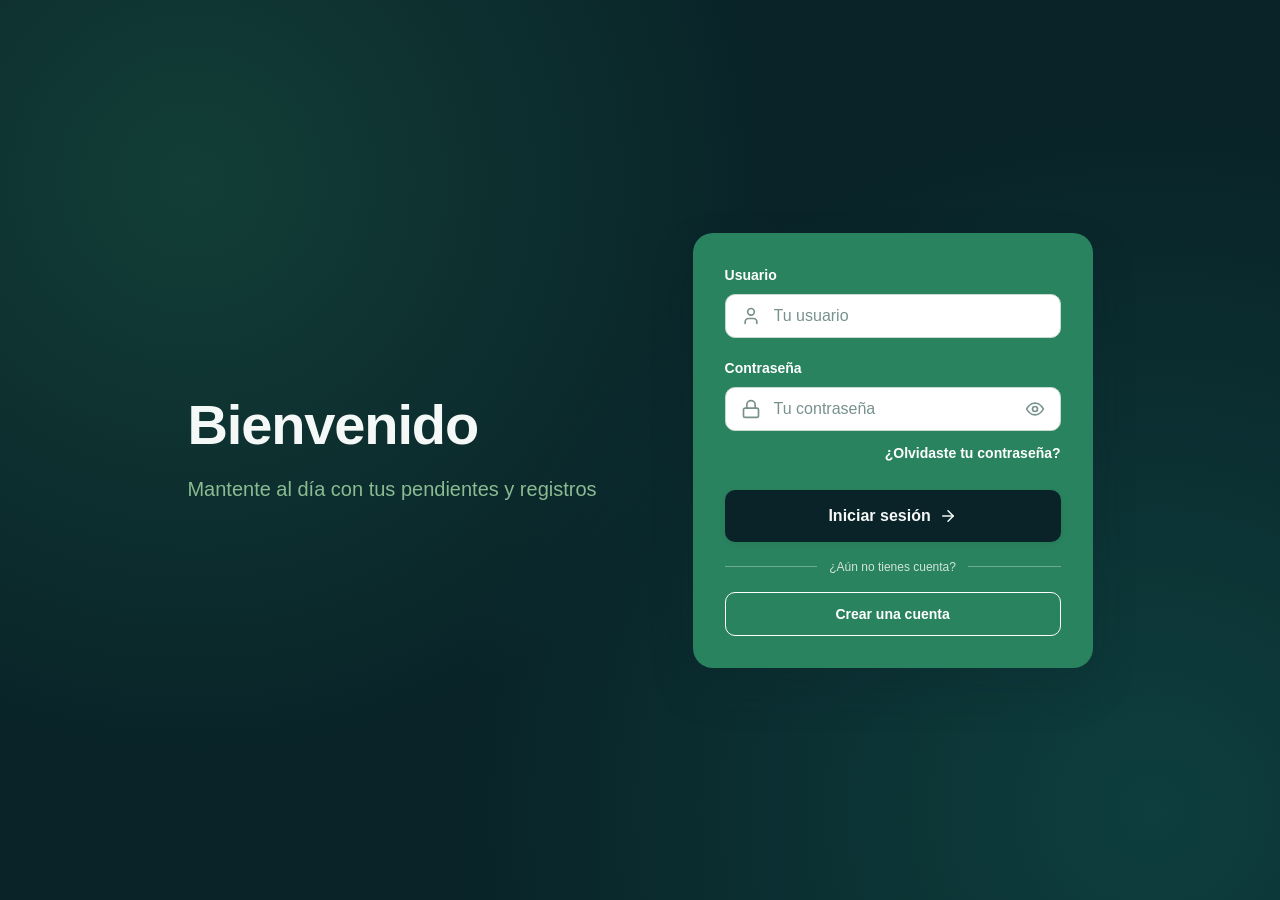
<file: frontend/index.html>
<!DOCTYPE html>
<html lang="en">

<head>
    <meta charset="UTF-8">
    <meta name="viewport" content="width=device-width, initial-scale=1.0">
    <link rel="stylesheet" href="/frontend/css/root.css">
    <link rel="stylesheet" href="/frontend/css/components.css">
    <link rel="stylesheet" href="/frontend/css/index.css">
    <script src="js/PasswordToggle.js"></script>
    <script src="js/modals.js"></script>
    <script src="js/index.js"></script>
    <title>Login - ATLAS</title>
</head>

<body>

    <div class="login-main">
        <div class="data-user surface-accent">
            <form action="/login" method="POST">
                <div class="inputs">

                    <div class="form-group">
                        <label for="username">Usuario</label>
                        <div class="input-wrap has-icon">
                            <svg class="input-icon" aria-hidden="true" viewBox="0 0 24 24" fill="none"
                                stroke="currentColor" stroke-width="2" stroke-linecap="round" stroke-linejoin="round">
                                <path d="M19 21v-2a4 4 0 0 0-4-4H9a4 4 0 0 0-4 4v2" />
                                <circle cx="12" cy="7" r="4" />
                            </svg>
                            <input type="text" id="username" name="username" placeholder="Tu usuario"
                                autocomplete="username" required>
                        </div>
                    </div>

                    <div class="form-group">
                        <label for="password">Contraseña</label>
                        <div class="input-wrap has-icon has-action">
                            <svg class="input-icon" aria-hidden="true" viewBox="0 0 24 24" fill="none"
                                stroke="currentColor" stroke-width="2" stroke-linecap="round" stroke-linejoin="round">
                                <rect width="18" height="11" x="3" y="11" rx="2" ry="2" />
                                <path d="M7 11V7a5 5 0 0 1 10 0v4" />
                            </svg>
                            <input type="password" id="password" name="password" placeholder="Tu contraseña"
                                autocomplete="current-password" required>
                            <button type="button" class="input-action" data-toggle-password="password"
                                aria-label="Mostrar contraseña">
                                <svg class="icon-show" aria-hidden="true" viewBox="0 0 24 24" fill="none"
                                    stroke="currentColor" stroke-width="2" stroke-linecap="round"
                                    stroke-linejoin="round">
                                    <path d="M2 12s3.5-7 10-7 10 7 10 7-3.5 7-10 7S2 12 2 12z" />
                                    <circle cx="12" cy="12" r="3" />
                                </svg>
                                <svg class="icon-hide" aria-hidden="true" viewBox="0 0 24 24" fill="none"
                                    stroke="currentColor" stroke-width="2" stroke-linecap="round"
                                    stroke-linejoin="round">
                                    <path d="M9.88 9.88a3 3 0 1 0 4.24 4.24" />
                                    <path
                                        d="M10.73 5.08A10.43 10.43 0 0 1 12 5c7 0 10 7 10 7a13.16 13.16 0 0 1-1.67 2.68" />
                                    <path d="M6.61 6.61A13.526 13.526 0 0 0 2 12s3 7 10 7a9.74 9.74 0 0 0 5.39-1.61" />
                                    <line x1="2" x2="22" y1="2" y2="22" />
                                </svg>
                            </button>
                        </div>
                    </div>

                    <div class="forget-password">
                        <button type="button" class="link link-sm" data-modal-open="forgetPasswordModal">
                            ¿Olvidaste tu contraseña?
                        </button>
                    </div>

                </div>

                <div class="buttons">
                    <div class="login">
                        <button type="submit" class="btn btn-dark btn-lg btn-block">
                            Iniciar sesión
                            <svg class="btn-arrow" aria-hidden="true" viewBox="0 0 24 24" fill="none"
                                stroke="currentColor" stroke-width="2" stroke-linecap="round" stroke-linejoin="round">
                                <path d="M5 12h14" />
                                <path d="m12 5 7 7-7 7" />
                            </svg>
                        </button>
                    </div>

                    <div class="divider">¿Aún no tienes cuenta?</div>

                    <div class="new-user">
                        <button type="button" class="btn btn-outline btn-block" data-modal-open="createAccountModal">
                            Crear una cuenta
                        </button>
                    </div>
                </div>
            </form>
        </div>

        <div class="presentation">
            <div class="main-title">
                <h1>Bienvenido</h1>
                <p>Mantente al día con tus pendientes y registros</p>
            </div>
        </div>
    </div>

    <!-- Modal: Olvidaste tu contraseña -->
    <div class="modal" id="forgetPasswordModal" aria-hidden="true">
        <div class="modal-content" role="dialog" aria-modal="true">

            <button class="modal-close" type="button" aria-label="Cerrar modal">
                &times;
            </button>

            <div class="modal-header">
                <span class="modal-icon">🔐</span>

                <h2>¿Olvidaste tu contraseña?</h2>

                <p>
                    Ingresa tu dirección de correo electrónico y te enviaremos
                    las instrucciones para restablecer tu contraseña.
                </p>
            </div>

            <form action="/forgot-password" method="POST" class="modal-form">

                <div class="form-group">
                    <label for="forgot-email">
                        Correo electrónico
                    </label>

                    <input type="email" id="forgot-email" name="email" placeholder="correo@ejemplo.com" required>
                </div>

                <button type="submit" class="btn btn-primary">
                    Enviar instrucciones
                </button>

            </form>

        </div>
    </div>


    <!-- Modal: Crear una cuenta -->
    <div class="modal" id="createAccountModal" aria-hidden="true">
        <div class="modal-content" role="dialog" aria-modal="true">

            <button class="modal-close" type="button" aria-label="Cerrar modal">
                &times;
            </button>

            <div class="modal-header">
                <span class="modal-icon">👤</span>

                <h2>Crea una cuenta</h2>

                <p>
                    Ingresa tus datos para crear una nueva cuenta.
                </p>
            </div>

            <form action="/register" method="POST" class="modal-form">

                <div class="form-group">
                    <label for="username">
                        Nombre de usuario
                    </label>

                    <input type="text" id="username" name="username" placeholder="Nombre de usuario" required>
                </div>

                <div class="form-group">
                    <label for="password">
                        Contraseña
                    </label>

                    <input type="password" id="password" name="password" placeholder="Contraseña" required>
                </div>

                <button type="submit" class="btn btn-primary">
                    Crear cuenta
                </button>

            </form>

        </div>
    </div>
    <!-- ============================================================
         CONTENEDOR DE NOTIFICACIONES
         ============================================================ -->

    <div class="toast-container" id="toast-container" aria-live="polite">
    </div>
</body>

</html>
</file>
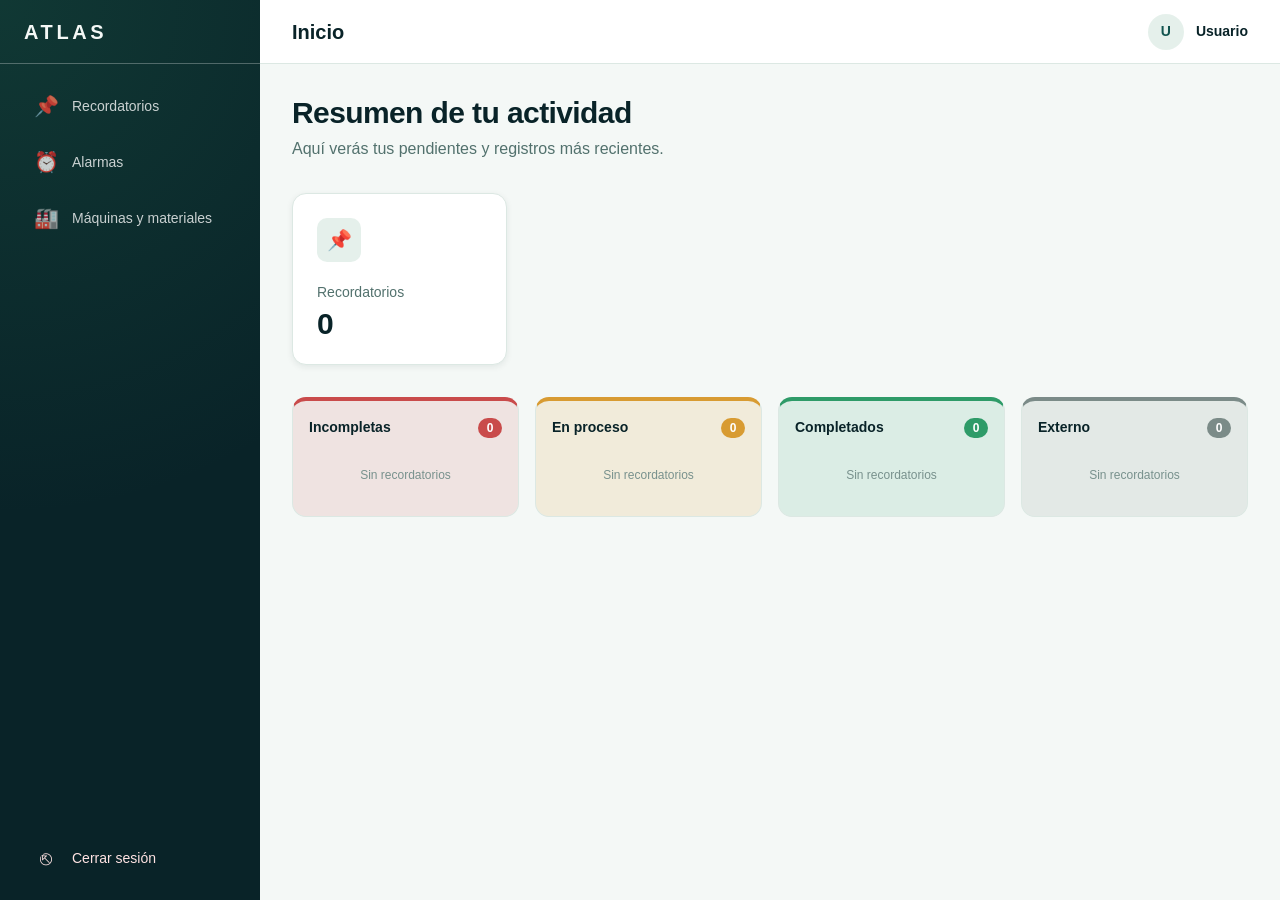
<file: frontend/pages/user.html>
<!DOCTYPE html>
<html lang="es">

<head>
    <meta charset="UTF-8">
    <meta name="viewport" content="width=device-width, initial-scale=1.0">
    <link rel="stylesheet" href="/frontend/css/base/root.css">
    <link rel="stylesheet" href="/frontend/css/components/components.css">
    <link rel="stylesheet" href="/frontend/css/pages/user.css">
    <link rel="stylesheet" href="/frontend/css/pages/machines.css">
    <script type="importmap">
        {
            "imports": {
                "three": "https://cdn.jsdelivr.net/npm/three@0.160.0/build/three.module.js",
                "three/addons/": "https://cdn.jsdelivr.net/npm/three@0.160.0/examples/jsm/"
            }
        }
    </script>
    <title>Inicio - ATLAS</title>
</head>

<body>
    <!-- ============================================================
         CONTENEDOR PRINCIPAL
         ============================================================ -->
    <div class="app-content">

        <!-- ========================================================
             SIDEBAR
             Cada link lleva data-section="nombre" y href="#nombre".
             "nombre" debe coincidir con el id de la sección: section-nombre
             ======================================================== -->
        <aside class="sidebar" id="sidebar">
            <!-- Logo ATLAS -->
            <div class="sidebar-header">
                <a href="#inicio">ATLAS</a>
            </div>

            <!-- Navegación principal -->
            <nav class="sidebar-nav" aria-label="Navegación principal">
                <ul class="nav-list">

                    <li class="nav-item">
                        <a href="#recordatorios" class="nav-link" data-section="recordatorios">
                            <span class="nav-icon" aria-hidden="true">📌</span>
                            <span class="nav-text">Recordatorios</span>
                        </a>
                    </li>
                    <li class="nav-item">
                        <a href="#alarmas" class="nav-link" data-section="alarmas">
                            <span class="nav-icon" aria-hidden="true">⏰</span>
                            <span class="nav-text">Alarmas</span>
                        </a>
                    </li>
                    <li class="nav-item">
                        <a href="#maquinas" class="nav-link" data-section="maquinas">
                            <span class="nav-icon" aria-hidden="true">🏭</span>
                            <span class="nav-text">Máquinas y materiales</span>
                        </a>
                    </li>
                </ul>

                <button type="button" class="logout-button" id="logoutButton">
                    <span class="logout-icon" aria-hidden="true">⎋</span>
                    <span class="logout-text">Cerrar sesión</span>
                </button>
            </nav>
        </aside>

        <!-- Fondo oscuro que cubre la página cuando el sidebar se abre en móvil -->
        <div class="sidebar-overlay" id="sidebarOverlay"></div>

        <!-- ========================================================
             CONTENIDO PRINCIPAL
             ======================================================== -->
        <main class="main-content">

            <header class="topbar">
                <button type="button" class="btn btn-ghost menu-toggle" data-sidebar-toggle aria-label="Abrir menú"
                    aria-controls="sidebar" aria-expanded="false">
                    <svg aria-hidden="true" viewBox="0 0 24 24" fill="none" stroke="currentColor" stroke-width="2"
                        stroke-linecap="round" stroke-linejoin="round">
                        <line x1="4" x2="20" y1="6" y2="6" />
                        <line x1="4" x2="20" y1="12" y2="12" />
                        <line x1="4" x2="20" y1="18" y2="18" />
                    </svg>
                </button>

                <h1 class="topbar-title">Inicio</h1>

                <div class="user-chip">
                    <span class="user-avatar" aria-hidden="true">U</span>
                    <span class="user-name" data-user-name>Usuario</span>
                </div>
            </header>

            <!-- ====================================================
                 SECCIONES
                 Solo una tiene .active a la vez (lo controla Sections.js).
                 Estructura: id="section-NOMBRE" + data-title="Título del topbar"
                 ==================================================== -->
            <div class="page">

                <!-- ---- Inicio ---- -->
                <section class="page-section active" id="section-inicio" data-title="Inicio">
                    <div class="page-intro">
                        <h2 tabindex="-1">Resumen de tu actividad</h2>
                        <p>Aquí verás tus pendientes y registros más recientes.</p>
                    </div>

                    <div class="stats-grid" aria-label="Indicadores">


                        <a href="#recordatorios" class="stat-card" data-stat="recordatorios">
                            <span class="stat-icon" aria-hidden="true">📌</span>
                            <p class="stat-label">Recordatorios</p>
                            <p class="stat-value">—</p>
                        </a>
                    </div>

                    <div class="board" id="board" aria-label="Recordatorios por estado"></div>
                </section>

                <!-- ---- Recordatorios ---- -->
                <section class="page-section" id="section-recordatorios" data-title="Recordatorios">
                    <div class="page-intro">
                        <h2 tabindex="-1">Recordatorios</h2>
                        <p>Tus pendientes y avisos importantes en un solo lugar.</p>
                    </div>
                    <div class="toolbar">
                        <input type="search" id="reminderSearch" class="toolbar-search"
                            placeholder="Buscar por folio, titulo o descripcion" aria-label="Buscar recordatorios">
                        <select id="reminderFilter" class="toolbar-select" aria-label="Filtrar por estado">
                            <option value="todos">Todos</option>
                            <option value="incompleto">Incompleto</option>
                            <option value="proceso">En Proceso</option>
                            <option value="completado">Completado</option>
                            <option value="externo">Externo</option>
                        </select>
                        <button type="button" class="btn btn-ghost" id="openSettings">✉ Ajuste de correo </button>
                        <button type="button" class="btn btn-accent" id="newReminder">+ Nuevo</button>
                    </div>
                    <div class="reminder-list" id="reminderList"></div>
                </section>

                <!-- ---- Alarmas ---- -->
                <section class="page-section" id="section-alarmas" data-title="Alarmas">
                    <div class="page-intro">
                        <h2 tabindex="-1">Seguimiento de alarmas</h2>
                        <p>Registro de alarmas enviadas al correo y las que están por enviarse.</p>
                    </div>

                    <div class="panel">
                        <h3 class="panel-title">Por enviar</h3>
                        <div id="alarmPending"></div>
                    </div>

                    <div class="panel">
                        <div class="panel-head">
                            <h3 class="panel-title">Registro de envíos</h3>
                            <button type="button" class="btn btn-ghost btn-sm" id="clearAlarms">Limpiar
                                registro</button>
                        </div>
                        <div id="alarmLog"></div>
                    </div>
                </section>

                <!-- ---- Máquinas y materiales ---- -->
                <section class="page-section" id="section-maquinas" data-title="Máquinas y materiales">
                    <div class="page-intro">
                        <h2 tabindex="-1">Máquinas y materiales</h2>
                        <p>Explora el modelo 3D, sus secciones, componentes, materiales y refacciones.</p>
                    </div>

                    <div class="toolbar">
                        <select id="machineSelect" class="toolbar-select" aria-label="Máquina"></select>
                        <input type="search" id="machineSearch" class="toolbar-search"
                            placeholder="Buscar sección, componente o nº de parte" aria-label="Buscar en la máquina">
                        <button type="button" class="btn btn-ghost" id="machResetView">⟲ Restablecer vista</button>
                    </div>

                    <div class="mach-layout">
                        <aside class="mach-nav" aria-label="Estructura de la máquina">
                            <h3 class="panel-title">Estructura</h3>
                            <div id="machTree"></div>
                        </aside>

                        <div class="mach-stage">
                            <div class="mach-viewer" id="machViewerHost" role="application"
                                aria-label="Visor 3D interactivo"></div>
                            <div class="mach-loading" id="machLoading" hidden>Cargando…</div>
                            <p class="mach-notice" id="machNotice" hidden></p>
                            <div class="mach-chip" id="machChip" hidden></div>
                            <p class="mach-hint">Arrastra para rotar · rueda o pellizco para acercar · toca para
                                seleccionar</p>
                        </div>

                        <aside class="mach-info" id="machInfo" aria-live="polite"></aside>
                    </div>
                </section>
            </div>
        </main>
    </div>

    <!-- Detalle (solo lectura) -->
    <div class="modal" id="detailModal" role="dialog" aria-modal="true" aria-hidden="true"
        aria-labelledby="detailTitle">
        <div class="modal-content">
            <button type="button" class="modal-close" aria-label="Cerrar">×</button>
            <div class="modal-header">
                <h2 id="detailTitle"></h2>
                <p id="detailFolio"></p>
            </div>
            <dl class="detail-list" id="detailBody"></dl>
        </div>
    </div>

    <!-- Crear / editar -->
    <div class="modal" id="reminderModal" role="dialog" aria-modal="true" aria-hidden="true"
        aria-labelledby="reminderModalTitle">
        <div class="modal-content">
            <button type="button" class="modal-close" aria-label="Cerrar">×</button>
            <div class="modal-header">
                <h2 id="reminderModalTitle">Nuevo recordatorio</h2>
                <p id="reminderFolio">El folio se genera al guardar.</p>
            </div>
            <form class="modal-form" id="reminderForm">
                <input type="hidden" name="id">
                <div class="form-group">
                    <label for="rTitulo">Título</label>
                    <input id="rTitulo" name="titulo" type="text" required maxlength="120">
                </div>
                <div class="form-group">
                    <label for="rDescripcion">Descripción de la actividad</label>
                    <textarea id="rDescripcion" name="descripcion" required></textarea>
                </div>
                <div class="form-group">
                    <label for="rInicio">Fecha de inicio</label>
                    <input id="rInicio" name="fechaInicio" type="date" required>
                </div>
                <div class="form-group">
                    <label for="rTermino">Fecha de término</label>
                    <input id="rTermino" name="fechaTermino" type="date" required>
                </div>
                <div class="form-group">
                    <label for="rHora">Hora</label>
                    <input id="rHora" name="hora" type="time" required>
                </div>
                <div class="form-group">
                    <label for="rEstado">Estado</label>
                    <select id="rEstado" name="estado">
                        <option value="incompleto">Incompleto</option>
                        <option value="proceso">En proceso</option>
                        <option value="completado">Completado</option>
                        <option value="externo">Externo</option>
                    </select>
                </div>
                <div class="modal-actions">
                    <button type="button" class="btn btn-ghost" data-modal-close>Cancelar</button>
                    <button type="submit" class="btn btn-accent">Guardar</button>
                </div>
            </form>
        </div>
    </div>

    <!-- Confirmar eliminación -->
    <div class="modal" id="deleteModal" role="dialog" aria-modal="true" aria-hidden="true"
        aria-labelledby="deleteTitle">
        <div class="modal-content">
            <button type="button" class="modal-close" aria-label="Cerrar">×</button>
            <div class="modal-header">
                <h2 id="deleteTitle">Eliminar recordatorio</h2>
                <p id="deleteText"></p>
            </div>
            <div class="modal-actions">
                <button type="button" class="btn btn-ghost" data-modal-close>Cancelar</button>
                <button type="button" class="btn btn-danger" id="confirmDelete">Eliminar</button>
            </div>
        </div>
    </div>

    <!-- Ajuste rápido de correo -->
    <div class="modal" id="settingsModal" role="dialog" aria-modal="true" aria-hidden="true"
        aria-labelledby="settingsTitle">
        <div class="modal-content">
            <button type="button" class="modal-close" aria-label="Cerrar">×</button>
            <div class="modal-header">
                <h2 id="settingsTitle">Ajuste de correo</h2>
                <p>Configura a dónde y cuándo se envían las alarmas.</p>
            </div>
            <form class="modal-form" id="settingsForm">
                <div class="form-group">
                    <label for="sEmail">Correo destino</label>
                    <input id="sEmail" name="email" type="email" placeholder="usuario@empresa.com">
                </div>
                <div class="form-group">
                    <label for="sAntelacion">Enviar alarma</label>
                    <select id="sAntelacion" name="antelacionMin">
                        <option value="0">A la hora de término</option>
                        <option value="15">15 minutos antes</option>
                        <option value="60">1 hora antes</option>
                        <option value="1440">1 día antes</option>
                    </select>
                </div>
                <label class="check-row">
                    <input type="checkbox" name="activas"> Alarmas activas
                </label>
                <div class="modal-actions">
                    <button type="button" class="btn btn-ghost" data-modal-close>Cancelar</button>
                    <button type="submit" class="btn btn-accent">Guardar</button>
                </div>
            </form>
        </div>
    </div>

    <!-- Registrar sustitución de componente -->
    <div class="modal" id="replacementModal" role="dialog" aria-modal="true" aria-hidden="true"
        aria-labelledby="replacementTitle">
        <div class="modal-content">
            <button type="button" class="modal-close" aria-label="Cerrar">×</button>
            <div class="modal-header">
                <h2 id="replacementTitle">Registrar sustitución</h2>
                <p id="replacementSubtitle"></p>
            </div>
            <form class="modal-form" id="replacementForm">
                <div class="form-group">
                    <label for="rpRemoved">Pieza retirada</label>
                    <select id="rpRemoved" name="removedPart" required></select>
                </div>
                <div class="form-group">
                    <label for="rpInstalled">Pieza instalada (de inventario)</label>
                    <select id="rpInstalled" name="installedPart" required></select>
                </div>
                <div class="form-group">
                    <label for="rpDate">Fecha</label>
                    <input id="rpDate" name="date" type="date" required>
                </div>
                <div class="form-group">
                    <label for="rpReason">Motivo</label>
                    <input id="rpReason" name="reason" type="text" required maxlength="160">
                </div>
                <div class="form-group">
                    <label for="rpTech">Técnico</label>
                    <input id="rpTech" name="technician" type="text" required maxlength="80">
                </div>
                <div class="modal-actions">
                    <button type="button" class="btn btn-ghost" data-modal-close>Cancelar</button>
                    <button type="submit" class="btn btn-accent">Registrar</button>
                </div>
            </form>
        </div>
    </div>

    <script src="/frontend/js/shared/modals.js"></script>

    <!-- ============================================================
         CONTENEDOR DE NOTIFICACIONES
         ============================================================ -->
    <div class="toast-container" id="toast-container" aria-live="polite"></div>

    <!-- Lógica: user.js es el punto de entrada y carga el resto como módulos -->
    <script type="module" src="/frontend/js/features/users/user.js"></script>
</body>

</html>
</file>
<file: frontend/css/root.css>
/* ==========================================================================
   root.css
   Solo tokens de diseño + reset/base global.
   Orden de carga: root.css → components.css → [página].css

   ÍNDICE
   1. Tokens (variables)
   2. Reset y base

   Las variables marcadas con [NUEVO] se agregaron para soportar los
   componentes mejorados (botones, links, inputs, divisores).
   ========================================================================== */


/* ==========================================================================
   1. TOKENS
   ========================================================================== */

:root {
    /* ---- Colores: marca ---- */
    --color-primary: #092328;
    --color-primary-light: #0F3A40;
    /* [NUEVO] hover de botón oscuro */
    --color-secondary: #12544F;
    --color-secondary-light: #1A6D65;
    --color-accent: #2A835F;
    --color-accent-dark: #226B4D;
    /* [NUEVO] hover de botón accent */
    --color-accent-text: #8BBB92;

    /* ---- Colores: superficies ---- */
    --color-surface: #F4F8F6;
    --color-surface-alt: #E8F0EC;
    --color-white: #FFFFFF;

    /* ---- Colores: texto ---- */
    --color-text: #092328;
    --color-text-secondary: #52716D;
    --color-text-muted: #78918D;
    --color-text-inverse: #F4F8F6;
    --color-on-accent: #FFFFFF;
    /* [NUEVO] texto sobre fondo accent */
    --color-on-accent-muted: rgba(255, 255, 255, 0.78);
    /* [NUEVO] texto secundario sobre accent */

    /* ---- Colores: bordes ---- */
    --color-border: #C8D9D2;
    --color-border-light: #DCE8E3;
    --color-border-strong: #A3BBB2;
    /* [NUEVO] borde en hover de inputs */
    --color-border-on-accent: rgba(255, 255, 255, 0.28);
    /* [NUEVO] divisores sobre accent */

    /* ---- Colores: estados ---- */
    --color-success: #2E9B68;
    --color-warning: #D89B32;
    --color-danger: #C94B4B;
    --color-danger-dark: #A83A3A;
    /* [NUEVO] hover de botón danger */
    --color-danger-on-accent: #FFE3E3;
    /* [NUEVO] errores sobre fondo accent */
    --color-info: #3D8FA3;

    /* ---- Overlays y tintes ---- */
    --color-overlay: rgba(9, 35, 40, 0.65);
    --color-accent-soft: rgba(42, 131, 95, 0.12);
    --color-secondary-soft: rgba(18, 84, 79, 0.08);
    /* [NUEVO] hover de botón outline */
    --color-light-soft: rgba(255, 255, 255, 0.14);
    /* [NUEVO] hover de outline sobre accent */
    --color-danger-soft: rgba(201, 75, 75, 0.12);
    /* [NUEVO] */

    /* ---- Colores: estado de recordatorios ---- */
    --color-status-incompleto: #C94B4B;
    --color-status-proceso: #D89B32;
    --color-status-completado: #2E9B68;
    --color-status-externo: #7B8B88;
    --color-status-incompleto-soft: rgba(201, 75, 75, 0.12);
    --color-status-proceso-soft: rgba(216, 155, 50, 0.14);
    --color-status-completado-soft: rgba(46, 155, 104, 0.12);
    --color-status-externo-soft: rgba(123, 139, 136, 0.14);

    /* ---- Tipografía ---- */
    --font-family: "Inter", "Segoe UI", Roboto, Helvetica, Arial, sans-serif;

    --font-xs: 0.75rem;
    /* [NUEVO] 12px */
    --font-sm: 0.875rem;
    /* 14px */
    --font-md: 1rem;
    /* 16px */
    --font-xl: 1.25rem;
    /* 20px */
    --font-2xl: 1.5rem;
    /* 24px */
    --font-3xl: 1.875rem;
    /* [NUEVO] 30px */
    --font-display: clamp(2.25rem, 5vw, 3.5rem);
    /* [NUEVO] títulos hero (36–56px) */

    --font-weight-regular: 400;
    /* [NUEVO] */
    --font-weight-medium: 500;
    /* [NUEVO] */
    --font-weight-semibold: 600;
    --font-weight-bold: 700;

    --line-height-tight: 1.1;
    /* [NUEVO] */
    --line-height-normal: 1.5;
    --line-height-relaxed: 1.7;

    --letter-spacing-tight: -0.02em;
    /* [NUEVO] */

    /* ---- Espaciado ---- */
    --spacing-1: 0.25rem;
    /* 4px */
    --spacing-2: 0.5rem;
    /* 8px */
    --spacing-3: 0.75rem;
    /* 12px */
    --spacing-4: 1rem;
    /* 16px */
    --spacing-5: 1.25rem;
    /* 20px */
    --spacing-6: 1.5rem;
    /* 24px */
    --spacing-8: 2rem;
    /* 32px */
    --spacing-10: 2.5rem;
    /* [NUEVO] 40px */
    --spacing-12: 3rem;
    /* [NUEVO] 48px */

    /* ---- Bordes y radios ---- */
    --radius-sm: 6px;
    /* [NUEVO] */
    --radius-md: 10px;
    --radius-lg: 14px;
    --radius-xl: 20px;
    --radius-pill: 999px;

    /* ---- Sombras ---- */
    --shadow-sm: 0 2px 6px rgba(9, 35, 40, 0.08);
    --shadow-md: 0 6px 16px rgba(9, 35, 40, 0.10);
    --shadow-lg: 0 12px 28px rgba(9, 35, 40, 0.14);
    /* [NUEVO] */
    --shadow-xl: 0 20px 45px rgba(9, 35, 40, 0.18);

    /* ---- Transiciones ---- */
    --transition-fast: 150ms ease;
    --transition-normal: 250ms ease;
    --transition-slow: 400ms ease;
    /* [NUEVO] */
    --ease-out: cubic-bezier(0.22, 1, 0.36, 1);
    /* [NUEVO] */

    /* ---- Z-index ---- */
    --z-base: 1;
    /* [NUEVO] */
    --z-dropdown: 1000;
    /* [NUEVO] */
    --z-sidebar: 1100;
    /* [NUEVO] */
    --z-modal: 1300;
    --z-toast: 1400;
    /* [NUEVO] por encima de modales */

    /* ---- Controles (inputs y botones) ---- */
    --control-height-sm: 36px;
    /* [NUEVO] */
    --control-height: 44px;
    --control-height-lg: 52px;
    /* [NUEVO] */
    --control-padding-x: 14px;
    --icon-size: 20px;
    /* [NUEVO] icono dentro de inputs */
    --focus-ring: 0 0 0 3px rgba(42, 131, 95, 0.20);
    --focus-ring-inverse: 0 0 0 3px rgba(255, 255, 255, 0.45);
    /* [NUEVO] sobre fondos de color */
    --focus-ring-danger: 0 0 0 3px rgba(201, 75, 75, 0.20);
    /* [NUEVO] */

    /* ---- Layout de la app ---- */
    --sidebar-width: 260px;
    /* [NUEVO] */
    --topbar-height: 64px;
    /* [NUEVO] */

    /* ---- Breakpoints (referencia: var() no funciona dentro de @media) ----
       sm: 480px | md: 768px | lg: 1024px */
}


/* ==========================================================================
   2. RESET Y BASE
   ========================================================================== */

*,
*::before,
*::after {
    margin: 0;
    padding: 0;
    box-sizing: border-box;
}

html {
    -webkit-text-size-adjust: 100%;
}

body {
    font-family: var(--font-family);
    font-size: var(--font-md);
    line-height: var(--line-height-normal);
    color: var(--color-text);
    -webkit-font-smoothing: antialiased;
    -moz-osx-font-smoothing: grayscale;
}

/* Los controles de formulario no heredan la fuente por defecto */
input,
textarea,                                                        
select {
    font: inherit;
    color: inherit;
}

button {
    font: inherit;
    color: inherit;
    background: none;
    border: none;
    cursor: pointer;
}

button:disabled {
    cursor: not-allowed;
}

a {
    color: inherit;
    text-decoration: none;
}

svg {
    display: block;
}

/* Foco visible global (los componentes lo afinan con su propio estilo) */
:focus-visible {
    outline: 2px solid var(--color-accent);
    outline-offset: 2px;
}

/* Bloquea el scroll con un modal abierto (lo activa Modals.js) */
body.modal-open {
    overflow: hidden;
}

/* Respeta a quien pide menos movimiento */
@media (prefers-reduced-motion: reduce) {

    *,
    *::before,
    *::after {
        transition-duration: 0.01ms !important;
        animation-duration: 0.01ms !important;
    }
}
</file>
<file: frontend/css/components.css>
/* ==========================================================================
   components.css
   Piezas reutilizables entre páginas. Solo usa variables de root.css.

   ÍNDICE
   1. Botones
   2. Links
   3. Formularios
   4. Divisor
   5. Superficie de color (.surface-accent)
   6. Modal
   7. Toast (notificaciones)
   8. Responsive
   ========================================================================== */


/* ==========================================================================
   1. BOTONES
   Uso:  <button class="btn btn-primary">Guardar</button>
   Variantes: .btn-primary | .btn-dark | .btn-accent | .btn-light
              .btn-outline | .btn-ghost | .btn-danger
   Tamaños:   .btn-sm | (normal) | .btn-lg
   Extras:    .btn-block (ancho completo) | <svg class="btn-arrow"> (flecha que se desliza)
   ========================================================================== */

.btn {
    display: inline-flex;
    align-items: center;
    justify-content: center;
    gap: var(--spacing-2);
    min-height: var(--control-height);
    padding: 0 var(--spacing-6);
    border: 1px solid transparent;
    border-radius: var(--radius-md);
    font-size: var(--font-sm);
    font-weight: var(--font-weight-semibold);
    line-height: 1;
    white-space: nowrap;
    user-select: none;
    transition: background-color var(--transition-fast),
        border-color var(--transition-fast),
        color var(--transition-fast),
        transform var(--transition-fast),
        box-shadow var(--transition-fast);
}

.btn svg {
    flex-shrink: 0;
    width: 18px;
    height: 18px;
}

.btn .btn-arrow {
    transition: transform var(--transition-normal) var(--ease-out);
}

.btn:hover .btn-arrow {
    transform: translateX(4px);
}

/* Hover genérico: se eleva. Active: vuelve a su sitio. */
.btn:hover:not(:disabled) {
    transform: translateY(-2px);
    box-shadow: var(--shadow-md);
}

.btn:active:not(:disabled) {
    transform: translateY(0);
    box-shadow: var(--shadow-sm);
}

.btn:focus-visible {
    outline: 2px solid var(--color-accent);
    outline-offset: 3px;
}

.btn:disabled,
.btn[aria-disabled="true"] {
    opacity: 0.55;
    transform: none;
    box-shadow: none;
}

/* ---- Tamaños ---- */
.btn-sm {
    min-height: var(--control-height-sm);
    padding: 0 var(--spacing-4);
    font-size: var(--font-xs);
}

.btn-lg {
    min-height: var(--control-height-lg);
    padding: 0 var(--spacing-8);
    font-size: var(--font-md);
}

.btn-block {
    display: flex;
    width: 100%;
}

/* ---- Variantes sólidas ---- */
.btn-primary {
    color: var(--color-text-inverse);
    background-color: var(--color-secondary);
    box-shadow: var(--shadow-sm);
}

.btn-primary:hover:not(:disabled) {
    background-color: var(--color-secondary-light);
}

.btn-dark {
    color: var(--color-text-inverse);
    background-color: var(--color-primary);
    box-shadow: var(--shadow-sm);
}

.btn-dark:hover:not(:disabled) {
    background-color: var(--color-primary-light);
}

.btn-accent {
    color: var(--color-on-accent);
    background-color: var(--color-accent);
    box-shadow: var(--shadow-sm);
}

.btn-accent:hover:not(:disabled) {
    background-color: var(--color-accent-dark);
}

.btn-light {
    color: var(--color-primary);
    background-color: var(--color-white);
    box-shadow: var(--shadow-sm);
}

.btn-light:hover:not(:disabled) {
    background-color: var(--color-surface-alt);
}

.btn-danger {
    color: var(--color-white);
    background-color: var(--color-danger);
    box-shadow: var(--shadow-sm);
}

.btn-danger:hover:not(:disabled) {
    background-color: var(--color-danger-dark);
}

/* ---- Variantes sin relleno ---- */
.btn-outline {
    color: var(--btn-outline-color, var(--color-secondary));
    background-color: transparent;
    border-color: var(--btn-outline-color, var(--color-secondary));
}

.btn-outline:hover:not(:disabled) {
    background-color: var(--btn-outline-hover-bg, var(--color-secondary-soft));
    box-shadow: none;
}

.btn-ghost {
    color: var(--color-text-secondary);
    background-color: transparent;
}

.btn-ghost:hover:not(:disabled) {
    color: var(--color-primary);
    background-color: var(--color-surface-alt);
    box-shadow: none;
    transform: none;
}


/* ==========================================================================
   2. LINKS
   Uso:  <a class="link">…</a>  o  <button type="button" class="link">…</button>
   Variantes: .link-muted | .link-sm
   Hover: el subrayado se dibuja de izquierda a derecha.
   ========================================================================== */

.link {
    padding-bottom: 2px;
    color: var(--link-color, var(--color-secondary));
    font-weight: var(--font-weight-semibold);
    background-image: linear-gradient(currentColor, currentColor);
    background-repeat: no-repeat;
    background-position: 0 100%;
    background-size: 0% 1.5px;
    transition: background-size var(--transition-normal) var(--ease-out),
        color var(--transition-fast);
}

.link:hover {
    background-size: 100% 1.5px;
}

.link:focus-visible {
    border-radius: var(--radius-sm);
    outline: 2px solid currentColor;
    outline-offset: 3px;
}

.link-sm {
    font-size: var(--font-sm);
}

.link-muted {
    --link-color: var(--color-text-secondary);
}

.link-muted:hover {
    color: var(--color-primary);
}


/* ==========================================================================
   3. FORMULARIOS
   Estructura básica:
     .form-group > label + input (+ .form-hint | .form-error)

   Con icono:
     .form-group > label + .input-wrap.has-icon > svg.input-icon + input

   Con botón al final (ej. mostrar contraseña):
     .input-wrap.has-icon.has-action > … + button.input-action

   Estado de error: agregar .is-invalid al .form-group
   ========================================================================== */

.modal-form {
    display: flex;
    flex-direction: column;
    gap: var(--spacing-5);
}

.form-group {
    display: flex;
    flex-direction: column;
    gap: var(--spacing-2);
}

.form-group label {
    color: var(--field-label, var(--color-text));
    font-size: var(--font-sm);
    font-weight: var(--font-weight-semibold);
}

.form-group input {
    width: 100%;
    height: var(--control-height);
    padding: 0 var(--control-padding-x);
    color: var(--color-text);
    background-color: var(--color-white);
    border: 1px solid var(--color-border);
    border-radius: var(--radius-md);
    outline: none;
    transition: border-color var(--transition-fast),
        box-shadow var(--transition-fast),
        background-color var(--transition-fast);
}

.form-group input::placeholder {
    color: var(--color-text-muted);
}

.form-group input:hover:not(:disabled):not(:focus) {
    border-color: var(--color-border-strong);
}

.form-group input:focus {
    border-color: var(--color-secondary);
    box-shadow: var(--focus-ring);
}

.form-group input:disabled {
    color: var(--color-text-muted);
    background-color: var(--color-surface-alt);
    cursor: not-allowed;
}

/* Autocompletado del navegador: evita el fondo azul/amarillo */
.form-group input:-webkit-autofill,
.form-group input:-webkit-autofill:hover,
.form-group input:-webkit-autofill:focus {
    -webkit-text-fill-color: var(--color-text);
    box-shadow: 0 0 0 1000px var(--color-white) inset;
    transition: background-color 9999s ease-in-out 0s;
}

.form-group input:-webkit-autofill:focus {
    box-shadow: 0 0 0 1000px var(--color-white) inset, var(--focus-ring);
}

/* ---- Textos de ayuda y error ---- */
.form-hint,
.form-error {
    font-size: var(--font-xs);
    line-height: var(--line-height-normal);
}

.form-hint {
    color: var(--field-hint, var(--color-text-secondary));
}

.form-error {
    color: var(--field-error, var(--color-danger));
    font-weight: var(--font-weight-medium);
}

/* ---- Estado de error ---- */
.form-group.is-invalid input,
.form-group input:user-invalid {
    border-color: var(--color-danger);
}

.form-group.is-invalid input:focus,
.form-group input:user-invalid:focus {
    box-shadow: var(--focus-ring-danger);
}

/* ---- Input con icono ---- */
.input-wrap {
    position: relative;
    display: flex;
    align-items: center;
}

.input-icon {
    position: absolute;
    left: var(--spacing-4);
    width: var(--icon-size);
    height: var(--icon-size);
    color: var(--color-text-muted);
    pointer-events: none;
    transition: color var(--transition-fast);
}

.input-wrap:hover .input-icon {
    color: var(--color-text-secondary);
}

.input-wrap:focus-within .input-icon {
    color: var(--color-secondary);
}

.input-wrap.has-icon input {
    padding-left: calc(var(--spacing-4) + var(--icon-size) + var(--spacing-3));
}

.input-wrap.has-action input {
    padding-right: calc(var(--control-height-sm) + var(--spacing-3));
}

/* ---- Botón dentro del input (ej. ver/ocultar contraseña) ---- */
.input-action {
    position: absolute;
    right: var(--spacing-2);
    display: flex;
    align-items: center;
    justify-content: center;
    width: var(--control-height-sm);
    height: var(--control-height-sm);
    color: var(--color-text-muted);
    border-radius: var(--radius-sm);
    transition: background-color var(--transition-fast),
        color var(--transition-fast);
}

.input-action:hover {
    color: var(--color-primary);
    background-color: var(--color-surface-alt);
}

.input-action:focus-visible {
    outline: 2px solid var(--color-accent);
    outline-offset: 0;
}

.input-action svg {
    width: var(--icon-size);
    height: var(--icon-size);
}

/* Alterna los iconos ojo / ojo tachado (lo activa PasswordToggle.js) */
.input-action .icon-hide {
    display: none;
}

.input-action.is-visible .icon-show {
    display: none;
}

.input-action.is-visible .icon-hide {
    display: block;
}


/* ==========================================================================
   4. DIVISOR
   Uso: <div class="divider">o</div>
   ========================================================================== */

.divider {
    display: flex;
    align-items: center;
    gap: var(--spacing-3);
    color: var(--divider-color, var(--color-text-muted));
    font-size: var(--font-xs);
}

.divider::before,
.divider::after {
    content: "";
    flex: 1;
    height: 1px;
    background-color: currentColor;
    opacity: 0.4;
}


/* ==========================================================================
   5. SUPERFICIE DE COLOR (.surface-accent)
   Agrégala a cualquier contenedor con fondo --color-accent y todos los
   componentes de adentro (labels, links, outline, divisor, foco) se
   adaptan solos. No hace falta sobrescribir nada en la página.
   ========================================================================== */

.surface-accent {
    --field-label: var(--color-on-accent);
    --field-hint: var(--color-on-accent-muted);
    --field-error: var(--color-danger-on-accent);
    --link-color: var(--color-on-accent);
    --btn-outline-color: var(--color-on-accent);
    --btn-outline-hover-bg: var(--color-light-soft);
    --divider-color: var(--color-on-accent-muted);
    --focus-ring: var(--focus-ring-inverse);

    color: var(--color-on-accent);
    background-color: var(--color-accent);
}

.surface-accent .form-group input:focus {
    border-color: var(--color-white);
}

.surface-accent .btn:focus-visible,
.surface-accent .link:focus-visible {
    outline-color: var(--color-white);
}


/* ==========================================================================
   6. MODAL
   Estructura: .modal > .modal-content > (.modal-close, .modal-header, form)
   Estado abierto: .is-open (lo agrega/quita Modals.js)
   ========================================================================== */

/* ---- Fondo (overlay) ---- */
.modal {
    position: fixed;
    inset: 0;
    z-index: var(--z-modal);
    display: flex;
    align-items: center;
    justify-content: center;
    padding: var(--spacing-6);
    background: var(--color-overlay);
    backdrop-filter: blur(6px);
    -webkit-backdrop-filter: blur(6px);
    opacity: 0;
    visibility: hidden;
    transition: opacity var(--transition-normal),
        visibility var(--transition-normal);
}

.modal.is-open {
    opacity: 1;
    visibility: visible;
}

/* ---- Caja de contenido ---- */
.modal-content {
    position: relative;
    width: 100%;
    max-width: 480px;
    padding: var(--spacing-8);
    background: var(--color-surface);
    border: 1px solid var(--color-border-light);
    border-radius: var(--radius-xl);
    box-shadow: var(--shadow-xl);
    transform: translateY(20px) scale(0.97);
    transition: transform var(--transition-normal);
}

.modal.is-open .modal-content {
    transform: none;
}

/* ---- Botón cerrar (×) ---- */
.modal-close {
    position: absolute;
    top: var(--spacing-4);
    right: var(--spacing-4);
    display: flex;
    align-items: center;
    justify-content: center;
    width: 36px;
    height: 36px;
    color: var(--color-text-secondary);
    border-radius: var(--radius-pill);
    font-size: var(--font-2xl);
    line-height: 1;
    transition: background-color var(--transition-fast),
        color var(--transition-fast),
        transform var(--transition-fast);
}

.modal-close:hover {
    color: var(--color-primary);
    background-color: var(--color-surface-alt);
    transform: rotate(90deg);
}

/* ---- Encabezado: icono, título y descripción ---- */
.modal-header {
    margin-bottom: var(--spacing-6);
    text-align: center;
}

.modal-icon {
    display: flex;
    align-items: center;
    justify-content: center;
    width: 56px;
    height: 56px;
    margin: 0 auto var(--spacing-4);
    background-color: var(--color-accent-soft);
    border-radius: var(--radius-lg);
    font-size: var(--font-2xl);
}

.modal-header h2 {
    margin-bottom: var(--spacing-3);
    color: var(--color-primary);
    font-size: var(--font-2xl);
    font-weight: var(--font-weight-bold);
}

.modal-header p {
    max-width: 380px;
    margin: 0 auto;
    color: var(--color-text-secondary);
    font-size: var(--font-sm);
    line-height: var(--line-height-relaxed);
}

/* ---- Textarea y select (mismo look que input) ---- */
.form-group textarea,
.form-group select {
    width: 100%;
    padding: 10px var(--control-padding-x);
    color: var(--color-text);
    background-color: var(--color-white);
    border: 1px solid var(--color-border);
    border-radius: var(--radius-md);
    outline: none;
    transition: border-color var(--transition-fast), box-shadow var(--transition-fast);
}

.form-group select {
    height: var(--control-height);
    padding-block: 0;
}

.form-group textarea {
    min-height: 110px;
    resize: vertical;
}

.form-group textarea:hover:not(:focus),
.form-group select:hover:not(:focus) {
    border-color: var(--color-border-strong);
}

.form-group textarea:focus,
.form-group select:focus {
    border-color: var(--color-secondary);
    box-shadow: var(--focus-ring);
}

/* ---- Casilla con texto ---- */
.check-row {
    display: flex;
    align-items: center;
    gap: var(--spacing-3);
    font-size: var(--font-sm);
    font-weight: var(--font-weight-semibold);
    cursor: pointer;
}

.check-row input {
    width: 18px;
    height: 18px;
    accent-color: var(--color-accent);
}

/* ---- Badge de estado ---- */
.badge {
    display: inline-flex;
    align-items: center;
    gap: var(--spacing-2);
    padding: 3px var(--spacing-3);
    color: var(--color-text);
    background-color: var(--estado-soft, var(--color-surface-alt));
    border-radius: var(--radius-pill);
    font-size: var(--font-xs);
    font-weight: var(--font-weight-semibold);
    white-space: nowrap;
}

.badge::before {
    content: "";
    width: 8px;
    height: 8px;
    background-color: var(--estado-color, var(--color-text-muted));
    border-radius: 50%;
}

.modal-actions {
    display: flex;
    justify-content: flex-end;
    gap: var(--spacing-3);
    margin-top: var(--spacing-2);
}

/* ==========================================================================
   7. TOAST (NOTIFICACIONES)
   Contenedor en el HTML:
     <div class="toast-container" id="toast-container" aria-live="polite"></div>
   Los toasts los crea Toast.js:
     .toast + (.toast-success | .toast-error | .toast-warning | .toast-info)
   ========================================================================== */

.toast-container {
    position: fixed;
    right: var(--spacing-6);
    bottom: var(--spacing-6);
    z-index: var(--z-toast);
    display: flex;
    flex-direction: column;
    gap: var(--spacing-3);
    width: min(380px, calc(100vw - var(--spacing-6) * 2));
    pointer-events: none;
}

.toast {
    --toast-color: var(--color-info);

    display: flex;
    align-items: flex-start;
    gap: var(--spacing-3);
    padding: var(--spacing-4);
    color: var(--color-text-inverse);
    background-color: var(--color-primary);
    border-left: 4px solid var(--toast-color);
    border-radius: var(--radius-md);
    box-shadow: var(--shadow-lg);
    pointer-events: auto;
    animation: toast-in var(--transition-slow) var(--ease-out);
    transition: opacity var(--transition-normal),
        transform var(--transition-normal);
}

.toast.is-leaving {
    opacity: 0;
    transform: translateX(24px);
}

.toast-success {
    --toast-color: var(--color-success);
}

.toast-error {
    --toast-color: var(--color-danger);
}

.toast-warning {
    --toast-color: var(--color-warning);
}

.toast-info {
    --toast-color: var(--color-info);
}

.toast-message {
    flex: 1;
    padding-top: 2px;
    font-size: var(--font-sm);
    line-height: var(--line-height-normal);
}

.toast-close {
    display: flex;
    align-items: center;
    justify-content: center;
    flex-shrink: 0;
    width: 24px;
    height: 24px;
    color: var(--color-on-accent-muted);
    border-radius: var(--radius-sm);
    font-size: var(--font-xl);
    line-height: 1;
    transition: background-color var(--transition-fast),
        color var(--transition-fast);
}

.toast-close:hover {
    color: var(--color-white);
    background-color: var(--color-light-soft);
}

@keyframes toast-in {
    from {
        opacity: 0;
        transform: translateY(16px) scale(0.98);
    }
}


/* ==========================================================================
   8. RESPONSIVE
   ========================================================================== */

@media (max-width: 480px) {
    .modal {
        padding: var(--spacing-4);
    }

    .modal-content {
        padding: var(--spacing-6);
        border-radius: var(--radius-lg);
    }

    .modal-header h2 {
        font-size: var(--font-xl);
    }

    .toast-container {
        right: var(--spacing-4);
        bottom: var(--spacing-4);
        width: calc(100vw - var(--spacing-4) * 2);
    }
}
</file>
<file: frontend/css/index.css>
/* ==========================================================================
   index.css
   Estilos exclusivos de la página index (login).
   Solo layout y composición: inputs, botones y links vienen de components.css.

   ÍNDICE
   1. Layout
   2. Presentación (bienvenida)
   3. Tarjeta de datos de usuario
   4. Responsive
   ========================================================================== */


/* ==========================================================================
   1. LAYOUT
   Fondo oscuro de marca; la tarjeta verde es el único bloque de color fuerte.
   ========================================================================== */

.login-main {
   display: flex;
   align-items: center;
   justify-content: center;
   gap: clamp(var(--spacing-8), 8vw, 6rem);
   min-height: 100vh;
   padding: var(--spacing-6);
   background-color: var(--color-primary);
   background-image:
      radial-gradient(circle at 15% 20%, rgba(42, 131, 95, 0.28), transparent 45%),
      radial-gradient(circle at 90% 90%, rgba(18, 84, 79, 0.55), transparent 50%);
}


/* ==========================================================================
   2. PRESENTACIÓN
   En el HTML va después del formulario; `order` la pasa a la izquierda.
   ========================================================================== */

.presentation {
   order: -1;
   max-width: 420px;
}

.main-title h1 {
   margin-bottom: var(--spacing-4);
   color: var(--color-text-inverse);
   font-size: var(--font-display);
   font-weight: var(--font-weight-bold);
   line-height: var(--line-height-tight);
   letter-spacing: var(--letter-spacing-tight);
}

.main-title p {
   color: var(--color-accent-text);
   font-size: var(--font-xl);
   line-height: var(--line-height-relaxed);
}


/* ==========================================================================
   3. TARJETA DE DATOS DE USUARIO
   Lleva .surface-accent en el HTML (components.css): ahí se define el fondo
   verde y la adaptación de labels, links, outline y divisor.
   ========================================================================== */

.data-user {
   width: 100%;
   max-width: 400px;
   padding: var(--spacing-8);
   border-radius: var(--radius-xl);
   box-shadow: var(--shadow-xl);
}

.data-user form {
   display: flex;
   flex-direction: column;
   gap: var(--spacing-6);
}

.inputs {
   display: flex;
   flex-direction: column;
   gap: var(--spacing-5);
}

/* "¿Olvidaste tu contraseña?" alineado a la derecha, pegado al campo */
.forget-password {
   display: flex;
   justify-content: flex-end;
   margin-top: calc(var(--spacing-2) * -1);
}

.buttons {
   display: flex;
   flex-direction: column;
   gap: var(--spacing-4);
}


/* ==========================================================================
   4. RESPONSIVE
   ========================================================================== */

@media (max-width: 768px) {
   .login-main {
      flex-direction: column;
      gap: var(--spacing-8);
      text-align: center;
   }

   .presentation {
      max-width: 100%;
   }

   .main-title p {
      font-size: var(--font-md);
   }
}

@media (max-width: 480px) {
   .login-main {
      padding: var(--spacing-4);
   }

   .data-user {
      padding: var(--spacing-6);
   }
}
</file>
<file: frontend/css/base/root.css>
/* ==========================================================================
   root.css
   Solo tokens de diseño + reset/base global.
   Orden de carga: root.css → components.css → [página].css

   ÍNDICE
   1. Tokens (variables)
   2. Reset y base

   Las variables marcadas con [NUEVO] se agregaron para soportar los
   componentes mejorados (botones, links, inputs, divisores).
   ========================================================================== */


/* ==========================================================================
   1. TOKENS
   ========================================================================== */

:root {
    /* ---- Colores: marca ---- */
    --color-primary: #092328;
    --color-primary-light: #0F3A40;
    /* [NUEVO] hover de botón oscuro */
    --color-secondary: #12544F;
    --color-secondary-light: #1A6D65;
    --color-accent: #2A835F;
    --color-accent-dark: #226B4D;
    /* [NUEVO] hover de botón accent */
    --color-accent-text: #8BBB92;

    /* ---- Colores: superficies ---- */
    --color-surface: #F4F8F6;
    --color-surface-alt: #E8F0EC;
    --color-white: #FFFFFF;

    /* ---- Colores: texto ---- */
    --color-text: #092328;
    --color-text-secondary: #52716D;
    --color-text-muted: #78918D;
    --color-text-inverse: #F4F8F6;
    --color-on-accent: #FFFFFF;
    /* [NUEVO] texto sobre fondo accent */
    --color-on-accent-muted: rgba(255, 255, 255, 0.78);
    /* [NUEVO] texto secundario sobre accent */

    /* ---- Colores: bordes ---- */
    --color-border: #C8D9D2;
    --color-border-light: #DCE8E3;
    --color-border-strong: #A3BBB2;
    /* [NUEVO] borde en hover de inputs */
    --color-border-on-accent: rgba(255, 255, 255, 0.28);
    /* [NUEVO] divisores sobre accent */

    /* ---- Colores: estados ---- */
    --color-success: #2E9B68;
    --color-warning: #D89B32;
    --color-danger: #C94B4B;
    --color-danger-dark: #A83A3A;
    /* [NUEVO] hover de botón danger */
    --color-danger-on-accent: #FFE3E3;
    /* [NUEVO] errores sobre fondo accent */
    --color-info: #3D8FA3;

    /* ---- Overlays y tintes ---- */
    --color-overlay: rgba(9, 35, 40, 0.65);
    --color-accent-soft: rgba(42, 131, 95, 0.12);
    --color-secondary-soft: rgba(18, 84, 79, 0.08);
    /* [NUEVO] hover de botón outline */
    --color-light-soft: rgba(255, 255, 255, 0.14);
    /* [NUEVO] hover de outline sobre accent */
    --color-danger-soft: rgba(201, 75, 75, 0.12);
    /* [NUEVO] */

    /* ---- Colores: estado de recordatorios ---- */
    --color-status-incompleto: #C94B4B;
    --color-status-proceso: #D89B32;
    --color-status-completado: #2E9B68;
    --color-status-externo: #7B8B88;
    --color-status-incompleto-soft: rgba(201, 75, 75, 0.12);
    --color-status-proceso-soft: rgba(216, 155, 50, 0.14);
    --color-status-completado-soft: rgba(46, 155, 104, 0.12);
    --color-status-externo-soft: rgba(123, 139, 136, 0.14);

    /* ---- Tipografía ---- */
    --font-family: "Inter", "Segoe UI", Roboto, Helvetica, Arial, sans-serif;

    --font-xs: 0.75rem;
    /* [NUEVO] 12px */
    --font-sm: 0.875rem;
    /* 14px */
    --font-md: 1rem;
    /* 16px */
    --font-xl: 1.25rem;
    /* 20px */
    --font-2xl: 1.5rem;
    /* 24px */
    --font-3xl: 1.875rem;
    /* [NUEVO] 30px */
    --font-display: clamp(2.25rem, 5vw, 3.5rem);
    /* [NUEVO] títulos hero (36–56px) */

    --font-weight-regular: 400;
    /* [NUEVO] */
    --font-weight-medium: 500;
    /* [NUEVO] */
    --font-weight-semibold: 600;
    --font-weight-bold: 700;

    --line-height-tight: 1.1;
    /* [NUEVO] */
    --line-height-normal: 1.5;
    --line-height-relaxed: 1.7;

    --letter-spacing-tight: -0.02em;
    /* [NUEVO] */

    /* ---- Espaciado ---- */
    --spacing-1: 0.25rem;
    /* 4px */
    --spacing-2: 0.5rem;
    /* 8px */
    --spacing-3: 0.75rem;
    /* 12px */
    --spacing-4: 1rem;
    /* 16px */
    --spacing-5: 1.25rem;
    /* 20px */
    --spacing-6: 1.5rem;
    /* 24px */
    --spacing-8: 2rem;
    /* 32px */
    --spacing-10: 2.5rem;
    /* [NUEVO] 40px */
    --spacing-12: 3rem;
    /* [NUEVO] 48px */

    /* ---- Bordes y radios ---- */
    --radius-sm: 6px;
    /* [NUEVO] */
    --radius-md: 10px;
    --radius-lg: 14px;
    --radius-xl: 20px;
    --radius-pill: 999px;

    /* ---- Sombras ---- */
    --shadow-sm: 0 2px 6px rgba(9, 35, 40, 0.08);
    --shadow-md: 0 6px 16px rgba(9, 35, 40, 0.10);
    --shadow-lg: 0 12px 28px rgba(9, 35, 40, 0.14);
    /* [NUEVO] */
    --shadow-xl: 0 20px 45px rgba(9, 35, 40, 0.18);

    /* ---- Transiciones ---- */
    --transition-fast: 150ms ease;
    --transition-normal: 250ms ease;
    --transition-slow: 400ms ease;
    /* [NUEVO] */
    --ease-out: cubic-bezier(0.22, 1, 0.36, 1);
    /* [NUEVO] */

    /* ---- Z-index ---- */
    --z-base: 1;
    /* [NUEVO] */
    --z-dropdown: 1000;
    /* [NUEVO] */
    --z-sidebar: 1100;
    /* [NUEVO] */
    --z-modal: 1300;
    --z-toast: 1400;
    /* [NUEVO] por encima de modales */

    /* ---- Controles (inputs y botones) ---- */
    --control-height-sm: 36px;
    /* [NUEVO] */
    --control-height: 44px;
    --control-height-lg: 52px;
    /* [NUEVO] */
    --control-padding-x: 14px;
    --icon-size: 20px;
    /* [NUEVO] icono dentro de inputs */
    --focus-ring: 0 0 0 3px rgba(42, 131, 95, 0.20);
    --focus-ring-inverse: 0 0 0 3px rgba(255, 255, 255, 0.45);
    /* [NUEVO] sobre fondos de color */
    --focus-ring-danger: 0 0 0 3px rgba(201, 75, 75, 0.20);
    /* [NUEVO] */

    /* ---- Layout de la app ---- */
    --sidebar-width: 260px;
    /* [NUEVO] */
    --topbar-height: 64px;
    /* [NUEVO] */

    /* ---- Breakpoints (referencia: var() no funciona dentro de @media) ----
       sm: 480px | md: 768px | lg: 1024px */
}


/* ==========================================================================
   2. RESET Y BASE
   ========================================================================== */

*,
*::before,
*::after {
    margin: 0;
    padding: 0;
    box-sizing: border-box;
}

html {
    -webkit-text-size-adjust: 100%;
}

body {
    font-family: var(--font-family);
    font-size: var(--font-md);
    line-height: var(--line-height-normal);
    color: var(--color-text);
    -webkit-font-smoothing: antialiased;
    -moz-osx-font-smoothing: grayscale;
}

/* Los controles de formulario no heredan la fuente por defecto */
input,
textarea,                                                        
select {
    font: inherit;
    color: inherit;
}

button {
    font: inherit;
    color: inherit;
    background: none;
    border: none;
    cursor: pointer;
}

button:disabled {
    cursor: not-allowed;
}

a {
    color: inherit;
    text-decoration: none;
}

svg {
    display: block;
}

/* Foco visible global (los componentes lo afinan con su propio estilo) */
:focus-visible {
    outline: 2px solid var(--color-accent);
    outline-offset: 2px;
}

/* Bloquea el scroll con un modal abierto (lo activa Modals.js) */
body.modal-open {
    overflow: hidden;
}

/* Respeta a quien pide menos movimiento */
@media (prefers-reduced-motion: reduce) {

    *,
    *::before,
    *::after {
        transition-duration: 0.01ms !important;
        animation-duration: 0.01ms !important;
    }
}
</file>
<file: frontend/css/components/components.css>
/* ==========================================================================
   components.css
   Piezas reutilizables entre páginas. Solo usa variables de root.css.

   ÍNDICE
   1. Botones
   2. Links
   3. Formularios
   4. Divisor
   5. Superficie de color (.surface-accent)
   6. Modal
   7. Toast (notificaciones)
   8. Responsive
   ========================================================================== */


/* ==========================================================================
   1. BOTONES
   Uso:  <button class="btn btn-primary">Guardar</button>
   Variantes: .btn-primary | .btn-dark | .btn-accent | .btn-light
              .btn-outline | .btn-ghost | .btn-danger
   Tamaños:   .btn-sm | (normal) | .btn-lg
   Extras:    .btn-block (ancho completo) | <svg class="btn-arrow"> (flecha que se desliza)
   ========================================================================== */

.btn {
    display: inline-flex;
    align-items: center;
    justify-content: center;
    gap: var(--spacing-2);
    min-height: var(--control-height);
    padding: 0 var(--spacing-6);
    border: 1px solid transparent;
    border-radius: var(--radius-md);
    font-size: var(--font-sm);
    font-weight: var(--font-weight-semibold);
    line-height: 1;
    white-space: nowrap;
    user-select: none;
    transition: background-color var(--transition-fast),
        border-color var(--transition-fast),
        color var(--transition-fast),
        transform var(--transition-fast),
        box-shadow var(--transition-fast);
}

.btn svg {
    flex-shrink: 0;
    width: 18px;
    height: 18px;
}

.btn .btn-arrow {
    transition: transform var(--transition-normal) var(--ease-out);
}

.btn:hover .btn-arrow {
    transform: translateX(4px);
}

/* Hover genérico: se eleva. Active: vuelve a su sitio. */
.btn:hover:not(:disabled) {
    transform: translateY(-2px);
    box-shadow: var(--shadow-md);
}

.btn:active:not(:disabled) {
    transform: translateY(0);
    box-shadow: var(--shadow-sm);
}

.btn:focus-visible {
    outline: 2px solid var(--color-accent);
    outline-offset: 3px;
}

.btn:disabled,
.btn[aria-disabled="true"] {
    opacity: 0.55;
    transform: none;
    box-shadow: none;
}

/* ---- Tamaños ---- */
.btn-sm {
    min-height: var(--control-height-sm);
    padding: 0 var(--spacing-4);
    font-size: var(--font-xs);
}

.btn-lg {
    min-height: var(--control-height-lg);
    padding: 0 var(--spacing-8);
    font-size: var(--font-md);
}

.btn-block {
    display: flex;
    width: 100%;
}

/* ---- Variantes sólidas ---- */
.btn-primary {
    color: var(--color-text-inverse);
    background-color: var(--color-secondary);
    box-shadow: var(--shadow-sm);
}

.btn-primary:hover:not(:disabled) {
    background-color: var(--color-secondary-light);
}

.btn-dark {
    color: var(--color-text-inverse);
    background-color: var(--color-primary);
    box-shadow: var(--shadow-sm);
}

.btn-dark:hover:not(:disabled) {
    background-color: var(--color-primary-light);
}

.btn-accent {
    color: var(--color-on-accent);
    background-color: var(--color-accent);
    box-shadow: var(--shadow-sm);
}

.btn-accent:hover:not(:disabled) {
    background-color: var(--color-accent-dark);
}

.btn-light {
    color: var(--color-primary);
    background-color: var(--color-white);
    box-shadow: var(--shadow-sm);
}

.btn-light:hover:not(:disabled) {
    background-color: var(--color-surface-alt);
}

.btn-danger {
    color: var(--color-white);
    background-color: var(--color-danger);
    box-shadow: var(--shadow-sm);
}

.btn-danger:hover:not(:disabled) {
    background-color: var(--color-danger-dark);
}

/* ---- Variantes sin relleno ---- */
.btn-outline {
    color: var(--btn-outline-color, var(--color-secondary));
    background-color: transparent;
    border-color: var(--btn-outline-color, var(--color-secondary));
}

.btn-outline:hover:not(:disabled) {
    background-color: var(--btn-outline-hover-bg, var(--color-secondary-soft));
    box-shadow: none;
}

.btn-ghost {
    color: var(--color-text-secondary);
    background-color: transparent;
}

.btn-ghost:hover:not(:disabled) {
    color: var(--color-primary);
    background-color: var(--color-surface-alt);
    box-shadow: none;
    transform: none;
}


/* ==========================================================================
   2. LINKS
   Uso:  <a class="link">…</a>  o  <button type="button" class="link">…</button>
   Variantes: .link-muted | .link-sm
   Hover: el subrayado se dibuja de izquierda a derecha.
   ========================================================================== */

.link {
    padding-bottom: 2px;
    color: var(--link-color, var(--color-secondary));
    font-weight: var(--font-weight-semibold);
    background-image: linear-gradient(currentColor, currentColor);
    background-repeat: no-repeat;
    background-position: 0 100%;
    background-size: 0% 1.5px;
    transition: background-size var(--transition-normal) var(--ease-out),
        color var(--transition-fast);
}

.link:hover {
    background-size: 100% 1.5px;
}

.link:focus-visible {
    border-radius: var(--radius-sm);
    outline: 2px solid currentColor;
    outline-offset: 3px;
}

.link-sm {
    font-size: var(--font-sm);
}

.link-muted {
    --link-color: var(--color-text-secondary);
}

.link-muted:hover {
    color: var(--color-primary);
}


/* ==========================================================================
   3. FORMULARIOS
   Estructura básica:
     .form-group > label + input (+ .form-hint | .form-error)

   Con icono:
     .form-group > label + .input-wrap.has-icon > svg.input-icon + input

   Con botón al final (ej. mostrar contraseña):
     .input-wrap.has-icon.has-action > … + button.input-action

   Estado de error: agregar .is-invalid al .form-group
   ========================================================================== */

.modal-form {
    display: flex;
    flex-direction: column;
    gap: var(--spacing-5);
}

.form-group {
    display: flex;
    flex-direction: column;
    gap: var(--spacing-2);
}

.form-group label {
    color: var(--field-label, var(--color-text));
    font-size: var(--font-sm);
    font-weight: var(--font-weight-semibold);
}

.form-group input {
    width: 100%;
    height: var(--control-height);
    padding: 0 var(--control-padding-x);
    color: var(--color-text);
    background-color: var(--color-white);
    border: 1px solid var(--color-border);
    border-radius: var(--radius-md);
    outline: none;
    transition: border-color var(--transition-fast),
        box-shadow var(--transition-fast),
        background-color var(--transition-fast);
}

.form-group input::placeholder {
    color: var(--color-text-muted);
}

.form-group input:hover:not(:disabled):not(:focus) {
    border-color: var(--color-border-strong);
}

.form-group input:focus {
    border-color: var(--color-secondary);
    box-shadow: var(--focus-ring);
}

.form-group input:disabled {
    color: var(--color-text-muted);
    background-color: var(--color-surface-alt);
    cursor: not-allowed;
}

/* Autocompletado del navegador: evita el fondo azul/amarillo */
.form-group input:-webkit-autofill,
.form-group input:-webkit-autofill:hover,
.form-group input:-webkit-autofill:focus {
    -webkit-text-fill-color: var(--color-text);
    box-shadow: 0 0 0 1000px var(--color-white) inset;
    transition: background-color 9999s ease-in-out 0s;
}

.form-group input:-webkit-autofill:focus {
    box-shadow: 0 0 0 1000px var(--color-white) inset, var(--focus-ring);
}

/* ---- Textos de ayuda y error ---- */
.form-hint,
.form-error {
    font-size: var(--font-xs);
    line-height: var(--line-height-normal);
}

.form-hint {
    color: var(--field-hint, var(--color-text-secondary));
}

.form-error {
    color: var(--field-error, var(--color-danger));
    font-weight: var(--font-weight-medium);
}

/* ---- Estado de error ---- */
.form-group.is-invalid input,
.form-group input:user-invalid {
    border-color: var(--color-danger);
}

.form-group.is-invalid input:focus,
.form-group input:user-invalid:focus {
    box-shadow: var(--focus-ring-danger);
}

/* ---- Input con icono ---- */
.input-wrap {
    position: relative;
    display: flex;
    align-items: center;
}

.input-icon {
    position: absolute;
    left: var(--spacing-4);
    width: var(--icon-size);
    height: var(--icon-size);
    color: var(--color-text-muted);
    pointer-events: none;
    transition: color var(--transition-fast);
}

.input-wrap:hover .input-icon {
    color: var(--color-text-secondary);
}

.input-wrap:focus-within .input-icon {
    color: var(--color-secondary);
}

.input-wrap.has-icon input {
    padding-left: calc(var(--spacing-4) + var(--icon-size) + var(--spacing-3));
}

.input-wrap.has-action input {
    padding-right: calc(var(--control-height-sm) + var(--spacing-3));
}

/* ---- Botón dentro del input (ej. ver/ocultar contraseña) ---- */
.input-action {
    position: absolute;
    right: var(--spacing-2);
    display: flex;
    align-items: center;
    justify-content: center;
    width: var(--control-height-sm);
    height: var(--control-height-sm);
    color: var(--color-text-muted);
    border-radius: var(--radius-sm);
    transition: background-color var(--transition-fast),
        color var(--transition-fast);
}

.input-action:hover {
    color: var(--color-primary);
    background-color: var(--color-surface-alt);
}

.input-action:focus-visible {
    outline: 2px solid var(--color-accent);
    outline-offset: 0;
}

.input-action svg {
    width: var(--icon-size);
    height: var(--icon-size);
}

/* Alterna los iconos ojo / ojo tachado (lo activa PasswordToggle.js) */
.input-action .icon-hide {
    display: none;
}

.input-action.is-visible .icon-show {
    display: none;
}

.input-action.is-visible .icon-hide {
    display: block;
}


/* ==========================================================================
   4. DIVISOR
   Uso: <div class="divider">o</div>
   ========================================================================== */

.divider {
    display: flex;
    align-items: center;
    gap: var(--spacing-3);
    color: var(--divider-color, var(--color-text-muted));
    font-size: var(--font-xs);
}

.divider::before,
.divider::after {
    content: "";
    flex: 1;
    height: 1px;
    background-color: currentColor;
    opacity: 0.4;
}


/* ==========================================================================
   5. SUPERFICIE DE COLOR (.surface-accent)
   Agrégala a cualquier contenedor con fondo --color-accent y todos los
   componentes de adentro (labels, links, outline, divisor, foco) se
   adaptan solos. No hace falta sobrescribir nada en la página.
   ========================================================================== */

.surface-accent {
    --field-label: var(--color-on-accent);
    --field-hint: var(--color-on-accent-muted);
    --field-error: var(--color-danger-on-accent);
    --link-color: var(--color-on-accent);
    --btn-outline-color: var(--color-on-accent);
    --btn-outline-hover-bg: var(--color-light-soft);
    --divider-color: var(--color-on-accent-muted);
    --focus-ring: var(--focus-ring-inverse);

    color: var(--color-on-accent);
    background-color: var(--color-accent);
}

.surface-accent .form-group input:focus {
    border-color: var(--color-white);
}

.surface-accent .btn:focus-visible,
.surface-accent .link:focus-visible {
    outline-color: var(--color-white);
}


/* ==========================================================================
   6. MODAL
   Estructura: .modal > .modal-content > (.modal-close, .modal-header, form)
   Estado abierto: .is-open (lo agrega/quita Modals.js)
   ========================================================================== */

/* ---- Fondo (overlay) ---- */
.modal {
    position: fixed;
    inset: 0;
    z-index: var(--z-modal);
    display: flex;
    align-items: center;
    justify-content: center;
    padding: var(--spacing-6);
    background: var(--color-overlay);
    backdrop-filter: blur(6px);
    -webkit-backdrop-filter: blur(6px);
    opacity: 0;
    visibility: hidden;
    transition: opacity var(--transition-normal),
        visibility var(--transition-normal);
}

.modal.is-open {
    opacity: 1;
    visibility: visible;
}

/* ---- Caja de contenido ---- */
.modal-content {
    position: relative;
    width: 100%;
    max-width: 480px;
    padding: var(--spacing-8);
    background: var(--color-surface);
    border: 1px solid var(--color-border-light);
    border-radius: var(--radius-xl);
    box-shadow: var(--shadow-xl);
    transform: translateY(20px) scale(0.97);
    transition: transform var(--transition-normal);
}

.modal.is-open .modal-content {
    transform: none;
}

/* ---- Botón cerrar (×) ---- */
.modal-close {
    position: absolute;
    top: var(--spacing-4);
    right: var(--spacing-4);
    display: flex;
    align-items: center;
    justify-content: center;
    width: 36px;
    height: 36px;
    color: var(--color-text-secondary);
    border-radius: var(--radius-pill);
    font-size: var(--font-2xl);
    line-height: 1;
    transition: background-color var(--transition-fast),
        color var(--transition-fast),
        transform var(--transition-fast);
}

.modal-close:hover {
    color: var(--color-primary);
    background-color: var(--color-surface-alt);
    transform: rotate(90deg);
}

/* ---- Encabezado: icono, título y descripción ---- */
.modal-header {
    margin-bottom: var(--spacing-6);
    text-align: center;
}

.modal-icon {
    display: flex;
    align-items: center;
    justify-content: center;
    width: 56px;
    height: 56px;
    margin: 0 auto var(--spacing-4);
    background-color: var(--color-accent-soft);
    border-radius: var(--radius-lg);
    font-size: var(--font-2xl);
}

.modal-header h2 {
    margin-bottom: var(--spacing-3);
    color: var(--color-primary);
    font-size: var(--font-2xl);
    font-weight: var(--font-weight-bold);
}

.modal-header p {
    max-width: 380px;
    margin: 0 auto;
    color: var(--color-text-secondary);
    font-size: var(--font-sm);
    line-height: var(--line-height-relaxed);
}

/* ---- Textarea y select (mismo look que input) ---- */
.form-group textarea,
.form-group select {
    width: 100%;
    padding: 10px var(--control-padding-x);
    color: var(--color-text);
    background-color: var(--color-white);
    border: 1px solid var(--color-border);
    border-radius: var(--radius-md);
    outline: none;
    transition: border-color var(--transition-fast), box-shadow var(--transition-fast);
}

.form-group select {
    height: var(--control-height);
    padding-block: 0;
}

.form-group textarea {
    min-height: 110px;
    resize: vertical;
}

.form-group textarea:hover:not(:focus),
.form-group select:hover:not(:focus) {
    border-color: var(--color-border-strong);
}

.form-group textarea:focus,
.form-group select:focus {
    border-color: var(--color-secondary);
    box-shadow: var(--focus-ring);
}

/* ---- Casilla con texto ---- */
.check-row {
    display: flex;
    align-items: center;
    gap: var(--spacing-3);
    font-size: var(--font-sm);
    font-weight: var(--font-weight-semibold);
    cursor: pointer;
}

.check-row input {
    width: 18px;
    height: 18px;
    accent-color: var(--color-accent);
}

/* ---- Badge de estado ---- */
.badge {
    display: inline-flex;
    align-items: center;
    gap: var(--spacing-2);
    padding: 3px var(--spacing-3);
    color: var(--color-text);
    background-color: var(--estado-soft, var(--color-surface-alt));
    border-radius: var(--radius-pill);
    font-size: var(--font-xs);
    font-weight: var(--font-weight-semibold);
    white-space: nowrap;
}

.badge::before {
    content: "";
    width: 8px;
    height: 8px;
    background-color: var(--estado-color, var(--color-text-muted));
    border-radius: 50%;
}

.modal-actions {
    display: flex;
    justify-content: flex-end;
    gap: var(--spacing-3);
    margin-top: var(--spacing-2);
}

/* ==========================================================================
   7. TOAST (NOTIFICACIONES)
   Contenedor en el HTML:
     <div class="toast-container" id="toast-container" aria-live="polite"></div>
   Los toasts los crea Toast.js:
     .toast + (.toast-success | .toast-error | .toast-warning | .toast-info)
   ========================================================================== */

.toast-container {
    position: fixed;
    right: var(--spacing-6);
    bottom: var(--spacing-6);
    z-index: var(--z-toast);
    display: flex;
    flex-direction: column;
    gap: var(--spacing-3);
    width: min(380px, calc(100vw - var(--spacing-6) * 2));
    pointer-events: none;
}

.toast {
    --toast-color: var(--color-info);

    display: flex;
    align-items: flex-start;
    gap: var(--spacing-3);
    padding: var(--spacing-4);
    color: var(--color-text-inverse);
    background-color: var(--color-primary);
    border-left: 4px solid var(--toast-color);
    border-radius: var(--radius-md);
    box-shadow: var(--shadow-lg);
    pointer-events: auto;
    animation: toast-in var(--transition-slow) var(--ease-out);
    transition: opacity var(--transition-normal),
        transform var(--transition-normal);
}

.toast.is-leaving {
    opacity: 0;
    transform: translateX(24px);
}

.toast-success {
    --toast-color: var(--color-success);
}

.toast-error {
    --toast-color: var(--color-danger);
}

.toast-warning {
    --toast-color: var(--color-warning);
}

.toast-info {
    --toast-color: var(--color-info);
}

.toast-message {
    flex: 1;
    padding-top: 2px;
    font-size: var(--font-sm);
    line-height: var(--line-height-normal);
}

.toast-close {
    display: flex;
    align-items: center;
    justify-content: center;
    flex-shrink: 0;
    width: 24px;
    height: 24px;
    color: var(--color-on-accent-muted);
    border-radius: var(--radius-sm);
    font-size: var(--font-xl);
    line-height: 1;
    transition: background-color var(--transition-fast),
        color var(--transition-fast);
}

.toast-close:hover {
    color: var(--color-white);
    background-color: var(--color-light-soft);
}

@keyframes toast-in {
    from {
        opacity: 0;
        transform: translateY(16px) scale(0.98);
    }
}


/* ==========================================================================
   8. RESPONSIVE
   ========================================================================== */

@media (max-width: 480px) {
    .modal {
        padding: var(--spacing-4);
    }

    .modal-content {
        padding: var(--spacing-6);
        border-radius: var(--radius-lg);
    }

    .modal-header h2 {
        font-size: var(--font-xl);
    }

    .toast-container {
        right: var(--spacing-4);
        bottom: var(--spacing-4);
        width: calc(100vw - var(--spacing-4) * 2);
    }
}
</file>
<file: frontend/css/pages/user.css>
/* ==========================================================================
   user.css
   Estilos exclusivos de la página de usuario.
   Usa variables de root.css y componentes de components.css (.btn, .toast…).

   ÍNDICE
   1. Layout general
   2. Sidebar
   3. Barra superior (topbar)
   4. Contenido de la página
   5. Responsive
   ========================================================================== */


/* ==========================================================================
   1. LAYOUT GENERAL
   ========================================================================== */

.app-content {
    min-height: 100vh;
    min-height: 100dvh;
    background-color: var(--color-surface);
}

.main-content {
    display: flex;
    flex-direction: column;
    min-width: 0;
    min-height: 100vh;
    min-height: 100dvh;
    margin-left: var(--sidebar-width);
}


/* ==========================================================================
   2. SIDEBAR
   Fijo a la izquierda en escritorio; en móvil se desliza (ver Responsive).
   ========================================================================== */

.sidebar {
    position: fixed;
    inset: 0 auto 0 0;
    z-index: var(--z-sidebar);
    display: flex;
    flex-direction: column;
    width: var(--sidebar-width);
    color: var(--color-text-inverse);
    background-color: var(--color-primary);
    background-image: radial-gradient(circle at 0% 0%, rgba(42, 131, 95, 0.22), transparent 55%);
}

/* ---- Logo ---- */
.sidebar-header {
    display: flex;
    align-items: center;
    height: var(--topbar-height);
    padding: 0 var(--spacing-6);
    border-bottom: 1px solid var(--color-border-on-accent);
}

.sidebar-header a {
    color: var(--color-text-inverse);
    font-size: var(--font-xl);
    font-weight: var(--font-weight-bold);
    letter-spacing: 0.18em;
    transition: color var(--transition-fast);
}

.sidebar-header a:hover {
    color: var(--color-accent-text);
}

/* ---- Navegación ---- */
.sidebar-nav {
    display: flex;
    flex: 1;
    flex-direction: column;
    min-height: 0;
    padding: var(--spacing-4);
}

.nav-list {
    display: flex;
    flex: 1;
    flex-direction: column;
    gap: var(--spacing-1);
    padding-bottom: var(--spacing-4);
    list-style: none;
    overflow-y: auto;
}

.nav-link,
.logout-button {
    display: flex;
    align-items: center;
    gap: var(--spacing-3);
    width: 100%;
    padding: var(--spacing-3) var(--spacing-4);
    border-radius: var(--radius-md);
    font-size: var(--font-sm);
    font-weight: var(--font-weight-medium);
    line-height: var(--line-height-normal);
    text-align: left;
    transition: background-color var(--transition-fast),
        color var(--transition-fast);
}

.nav-link {
    color: var(--color-on-accent-muted);
}

.nav-link:hover {
    color: var(--color-white);
    background-color: var(--color-light-soft);
}

.nav-link.active {
    color: var(--color-on-accent);
    background-color: var(--color-accent);
    font-weight: var(--font-weight-semibold);
    box-shadow: var(--shadow-sm);
}

.nav-link:focus-visible,
.logout-button:focus-visible {
    outline: 2px solid var(--color-accent-text);
    outline-offset: 2px;
}

.nav-icon,
.logout-icon {
    display: flex;
    align-items: center;
    justify-content: center;
    flex-shrink: 0;
    width: 28px;
    height: 28px;
    font-size: var(--font-xl);
    transition: transform var(--transition-normal) var(--ease-out);
}

.nav-link:hover .nav-icon,
.logout-button:hover .logout-icon {
    transform: scale(1.12);
}

/* ---- Cerrar sesión ---- */
.logout-button {
    margin-top: var(--spacing-4);
    color: var(--color-danger-on-accent);
}

.logout-button:hover:not(:disabled) {
    background-color: var(--color-danger-soft);
}

.logout-button:disabled {
    opacity: 0.55;
}

/* ---- Fondo oscuro (solo se usa en móvil) ---- */
.sidebar-overlay {
    display: none;
}


/* ==========================================================================
   3. BARRA SUPERIOR (TOPBAR)
   ========================================================================== */

.topbar {
    position: sticky;
    top: 0;
    z-index: var(--z-base);
    display: flex;
    align-items: center;
    gap: var(--spacing-4);
    height: var(--topbar-height);
    padding: 0 var(--spacing-8);
    background-color: var(--color-white);
    border-bottom: 1px solid var(--color-border-light);
}

.topbar-title {
    min-width: 0;
    overflow: hidden;
    color: var(--color-primary);
    font-size: var(--font-xl);
    font-weight: var(--font-weight-bold);
    text-overflow: ellipsis;
    white-space: nowrap;
}

/* Botón hamburguesa: solo visible en móvil */
.menu-toggle {
    display: none;
    width: var(--control-height);
    padding: 0;
}

.user-chip {
    display: flex;
    align-items: center;
    gap: var(--spacing-3);
    margin-left: auto;
}

.user-avatar {
    display: flex;
    align-items: center;
    justify-content: center;
    width: 36px;
    height: 36px;
    color: var(--color-secondary);
    background-color: var(--color-accent-soft);
    border-radius: var(--radius-pill);
    font-size: var(--font-sm);
    font-weight: var(--font-weight-bold);
}

.user-name {
    color: var(--color-text);
    font-size: var(--font-sm);
    font-weight: var(--font-weight-semibold);
}


/* ==========================================================================
   4. CONTENIDO DE LA PÁGINA
   ========================================================================== */

.page {
    /* Espaciado fluido: crece con la pantalla entre un mínimo y un máximo */
    --page-gap: clamp(var(--spacing-5), 2.5vw, var(--spacing-8));
    --page-padding: clamp(var(--spacing-4), 3vw, var(--spacing-8));

    display: flex;
    flex: 1;
    flex-direction: column;
    gap: var(--page-gap);
    width: 100%;
    padding: var(--page-padding);
}

/* ---- Secciones (una visible a la vez; las controla Sections.js) ---- */
.page-section {
    display: none;
}

.page-section.active {
    display: flex;
    flex: 1;
    flex-direction: column;
    gap: var(--page-gap);
    animation: section-in var(--transition-normal) var(--ease-out);
}

@keyframes section-in {
    from {
        opacity: 0;
        transform: translateY(8px);
    }
}

.page-intro h2 {
    margin-bottom: var(--spacing-2);
    color: var(--color-primary);
    font-size: var(--font-3xl);
    font-weight: var(--font-weight-bold);
    line-height: var(--line-height-tight);
    letter-spacing: var(--letter-spacing-tight);
}

.page-intro p {
    color: var(--color-text-secondary);
}

/* ---- Tarjetas de indicadores ---- */
.stats-grid {
    display: grid;
    grid-template-columns: repeat(4, minmax(0, 1fr));
    gap: var(--page-gap);
}

.stat-card {
    display: block;
    padding: var(--spacing-6);
    color: inherit;
    background-color: var(--color-white);
    border: 1px solid var(--color-border-light);
    border-radius: var(--radius-lg);
    box-shadow: var(--shadow-sm);
    transition: transform var(--transition-normal) var(--ease-out),
        box-shadow var(--transition-normal),
        border-color var(--transition-normal);
}

.stat-card:hover {
    border-color: var(--color-border);
    box-shadow: var(--shadow-md);
    transform: translateY(-3px);
}

.stat-icon {
    display: flex;
    align-items: center;
    justify-content: center;
    width: 44px;
    height: 44px;
    margin-bottom: var(--spacing-5);
    background-color: var(--color-accent-soft);
    border-radius: var(--radius-md);
    font-size: var(--font-xl);
}

.stat-label {
    color: var(--color-text-secondary);
    font-size: var(--font-sm);
    font-weight: var(--font-weight-medium);
}

.stat-value {
    margin-top: var(--spacing-1);
    color: var(--color-primary);
    font-size: var(--font-3xl);
    font-weight: var(--font-weight-bold);
    line-height: var(--line-height-tight);
}

/* ---- Panel ---- */
.panel {
    display: flex;
    flex: 1;
    flex-direction: column;
    padding: var(--spacing-8);
    background-color: var(--color-white);
    border: 1px solid var(--color-border-light);
    border-radius: var(--radius-lg);
    box-shadow: var(--shadow-sm);
}

.panel-title {
    margin-bottom: var(--spacing-6);
    color: var(--color-primary);
    font-size: var(--font-md);
    font-weight: var(--font-weight-bold);
}

.panel-empty {
    display: flex;
    flex: 1;
    align-items: center;
    justify-content: center;
    min-height: 160px;
    padding: var(--spacing-10) var(--spacing-4);
    color: var(--color-text-muted);
    font-size: var(--font-sm);
    text-align: center;
    border: 1px dashed var(--color-border);
    border-radius: var(--radius-md);
}

/* ==========================================================================
   4b. RECORDATORIOS, TABLERO Y ALARMAS
   ========================================================================== */

/* ---- Tablero de Inicio ---- */
.board {
    display: grid;
    grid-template-columns: repeat(4, minmax(0, 1fr));
    gap: var(--spacing-4);
    align-items: start;
}

.board-column {
    display: flex;
    flex-direction: column;
    gap: var(--spacing-3);
    padding: var(--spacing-4);
    background-color: var(--estado-soft);
    border: 1px solid var(--color-border-light);
    border-top: 4px solid var(--estado-color);
    border-radius: var(--radius-lg);
}

.board-title {
    display: flex;
    align-items: center;
    justify-content: space-between;
    color: var(--color-primary);
    font-size: var(--font-sm);
    font-weight: var(--font-weight-bold);
}

.board-count {
    min-width: 24px;
    padding: 1px var(--spacing-2);
    color: var(--color-white);
    background-color: var(--estado-color);
    border-radius: var(--radius-pill);
    font-size: var(--font-xs);
    text-align: center;
}

.board-card {
    display: flex;
    flex-direction: column;
    gap: var(--spacing-1);
    width: 100%;
    padding: var(--spacing-4);
    text-align: left;
    background-color: var(--color-white);
    border-left: 4px solid var(--estado-color);
    border-radius: var(--radius-md);
    box-shadow: 0 6px 16px color-mix(in srgb, var(--estado-color) 28%, transparent);
    transition: transform var(--transition-normal) var(--ease-out),
        box-shadow var(--transition-normal);
}

.board-card:hover {
    transform: translateY(-2px);
    box-shadow: 0 10px 22px color-mix(in srgb, var(--estado-color) 38%, transparent);
}

.board-card-folio {
    color: var(--color-text-muted);
    font-size: var(--font-xs);
    font-weight: var(--font-weight-semibold);
}

.board-card-title {
    color: var(--color-primary);
    font-size: var(--font-sm);
    font-weight: var(--font-weight-bold);
}

.board-card-due {
    color: var(--color-text-secondary);
    font-size: var(--font-xs);
}

.board-empty {
    padding: var(--spacing-4) 0;
    color: var(--color-text-muted);
    font-size: var(--font-xs);
    text-align: center;
}

/* ---- Barra de herramientas ---- */
.toolbar {
    display: flex;
    flex-wrap: wrap;
    align-items: center;
    gap: var(--spacing-3);
}

.toolbar-search,
.toolbar-select {
    height: var(--control-height);
    padding: 0 var(--control-padding-x);
    background-color: var(--color-white);
    border: 1px solid var(--color-border);
    border-radius: var(--radius-md);
}

.toolbar-search {
    flex: 1;
    min-width: 200px;
}

.toolbar-search:focus,
.toolbar-select:focus {
    border-color: var(--color-secondary);
    box-shadow: var(--focus-ring);
    outline: none;
}

/* ---- Lista de recordatorios ---- */
.reminder-list {
    display: grid;
    grid-template-columns: repeat(auto-fill, minmax(300px, 1fr));
    gap: var(--page-gap);
}

.reminder-card {
    display: flex;
    flex-direction: column;
    gap: var(--spacing-3);
    padding: var(--spacing-5);
    background-color: var(--color-white);
    border: 1px solid var(--color-border-light);
    border-left: 5px solid var(--estado-color);
    border-radius: var(--radius-lg);
    box-shadow: var(--shadow-sm);
}

.reminder-head {
    display: flex;
    align-items: center;
    justify-content: space-between;
    gap: var(--spacing-3);
}

.reminder-folio {
    color: var(--color-text-muted);
    font-size: var(--font-xs);
    font-weight: var(--font-weight-semibold);
}

.reminder-title {
    color: var(--color-primary);
    font-size: var(--font-md);
    font-weight: var(--font-weight-bold);
}

.reminder-desc {
    color: var(--color-text-secondary);
    font-size: var(--font-sm);
    display: -webkit-box;
    -webkit-line-clamp: 3;
    line-clamp: 3;
    -webkit-box-orient: vertical;
    overflow: hidden;
}

.reminder-dates {
    display: grid;
    gap: var(--spacing-1);
    color: var(--color-text-secondary);
    font-size: var(--font-xs);
}

.reminder-overdue {
    color: var(--color-danger);
    font-weight: var(--font-weight-bold);
}

.reminder-actions {
    display: flex;
    gap: var(--spacing-2);
    margin-top: auto;
}

/* ---- Panel con cabecera y tabla ---- */
.panel-head {
    display: flex;
    align-items: center;
    justify-content: space-between;
    margin-bottom: var(--spacing-6);
}

.panel-head .panel-title {
    margin-bottom: 0;
}

.table-wrap {
    overflow-x: auto;
}

.data-table {
    width: 100%;
    border-collapse: collapse;
    font-size: var(--font-sm);
}

.data-table th,
.data-table td {
    padding: var(--spacing-3);
    text-align: left;
    border-bottom: 1px solid var(--color-border-light);
}

.data-table th {
    color: var(--color-text-secondary);
    font-weight: var(--font-weight-semibold);
}

.tag-ok {
    color: var(--color-success);
    font-weight: var(--font-weight-bold);
}

.tag-error {
    color: var(--color-danger);
    font-weight: var(--font-weight-bold);
}

/* ---- Detalle en modal ---- */
.detail-list {
    display: grid;
    gap: var(--spacing-4);
}

.detail-list dt {
    color: var(--color-text-secondary);
    font-size: var(--font-xs);
    font-weight: var(--font-weight-semibold);
    text-transform: uppercase;
    letter-spacing: 0.06em;
}

.detail-list dd {
    margin-top: var(--spacing-1);
    white-space: pre-wrap;
}

/* ==========================================================================
   5. RESPONSIVE
   ≤1100px: tarjetas en 2 columnas.
   ≤768px:  el sidebar sale de pantalla y se abre con el botón hamburguesa.
   ≤480px:  tarjetas en 1 columna con diseño horizontal.
   ========================================================================== */

@media (max-width: 1100px) {
    .stats-grid {
        grid-template-columns: repeat(2, minmax(0, 1fr));
    }

    .board {
        grid-template-columns: repeat(2, minmax(0, 1fr));
    }
}

@media (max-width: 768px) {
    .main-content {
        margin-left: 0;
    }

    .menu-toggle {
        display: inline-flex;
    }

    .topbar {
        padding: 0 var(--spacing-4);
    }

    .page-intro h2 {
        font-size: var(--font-2xl);
    }

    /* Sidebar fuera de pantalla; `visibility` evita que sus links reciban foco cerrado */
    .sidebar {
        width: min(var(--sidebar-width), 85vw);
        box-shadow: var(--shadow-xl);
        transform: translateX(-100%);
        visibility: hidden;
        transition: transform var(--transition-normal) var(--ease-out),
            visibility var(--transition-normal);
    }

    .sidebar.is-open {
        transform: none;
        visibility: visible;
    }

    .sidebar-overlay {
        position: fixed;
        inset: 0;
        z-index: calc(var(--z-sidebar) - 1);
        display: block;
        background: var(--color-overlay);
        opacity: 0;
        visibility: hidden;
        transition: opacity var(--transition-normal),
            visibility var(--transition-normal);
    }

    .sidebar-overlay.is-visible {
        opacity: 1;
        visibility: visible;
    }

    body.sidebar-open {
        overflow: hidden;
    }
}

@media (max-width: 480px) {
    .user-name {
        display: none;
    }

    .panel {
        padding: var(--spacing-5);
    }

    .stats-grid {
        grid-template-columns: 1fr;
    }

    /* Tarjeta horizontal: icono a la izquierda, texto a la derecha */
    .stat-card {
        display: grid;
        grid-template-columns: auto 1fr;
        column-gap: var(--spacing-4);
        align-items: center;
        padding: var(--spacing-5);
    }

    .stat-icon {
        grid-row: span 2;
        margin-bottom: 0;
    }

    .stat-value {
        margin-top: 0;
    }

    .board {
        grid-template-columns: 1fr;
    }

    .reminder-list {
        grid-template-columns: 1fr;
    }
}
</file>
<file: frontend/css/pages/machines.css>
/* ==========================================================================
   machines.css · Sección "Máquinas y materiales"
   Solo usa tokens de root.css. Orden: root → components → user → machines
   ========================================================================== */

.mach-layout {
    display: grid;
    grid-template-columns: 260px minmax(0, 1fr) 380px;
    gap: var(--page-gap);
    align-items: start;
}

/* ---- Paneles laterales ---- */
.mach-nav,
.mach-info {
    position: sticky;
    top: calc(var(--topbar-height) + var(--spacing-4));
    max-height: calc(100dvh - var(--topbar-height) - var(--spacing-8));
    padding: var(--spacing-5);
    overflow: auto;
    background-color: var(--color-white);
    border: 1px solid var(--color-border-light);
    border-radius: var(--radius-lg);
    box-shadow: var(--shadow-sm);
}

.mach-nav .panel-title {
    margin-bottom: var(--spacing-4);
}

/* ---- Escenario 3D ---- */
.mach-stage {
    position: relative;
    overflow: hidden;
    background: radial-gradient(circle at 50% 30%, var(--color-white), var(--color-surface-alt));
    border: 1px solid var(--color-border-light);
    border-radius: var(--radius-lg);
    box-shadow: var(--shadow-sm);
}

.mach-viewer {
    width: 100%;
    height: clamp(360px, 68dvh, 720px);
    cursor: grab;
}

.mach-viewer:active {
    cursor: grabbing;
}

.mach-viewer canvas {
    display: block;
    width: 100%;
    height: 100%;
}

.mach-stage [hidden] {
    display: none !important;
}

.mach-loading {
    position: absolute;
    inset: 0;
    z-index: var(--z-base);
    display: grid;
    place-items: center;
    color: var(--color-text-secondary);
    background: rgba(244, 248, 246, 0.8);
    font-weight: var(--font-weight-semibold);
}

.mach-notice {
    position: absolute;
    top: var(--spacing-3);
    left: var(--spacing-3);
    right: var(--spacing-3);
    z-index: var(--z-base);
    padding: var(--spacing-2) var(--spacing-3);
    color: var(--color-primary);
    background: rgba(216, 155, 50, 0.22);
    border-radius: var(--radius-sm);
    font-size: var(--font-xs);
}

.mach-hint {
    position: absolute;
    bottom: var(--spacing-2);
    left: 0;
    right: 0;
    color: var(--color-text-muted);
    font-size: var(--font-xs);
    text-align: center;
    pointer-events: none;
}

/* Indicador de selección sobre el visor */
.mach-chip {
    position: absolute;
    left: var(--spacing-3);
    bottom: var(--spacing-8);
    z-index: var(--z-base);
    display: flex;
    align-items: center;
    gap: var(--spacing-2);
    max-width: calc(100% - var(--spacing-6));
    padding: var(--spacing-1) var(--spacing-2) var(--spacing-1) var(--spacing-4);
    color: var(--color-text-inverse);
    background-color: var(--color-primary);
    border-radius: var(--radius-pill);
    box-shadow: var(--shadow-md);
    font-size: var(--font-sm);
}

.mach-chip strong {
    overflow: hidden;
    text-overflow: ellipsis;
    white-space: nowrap;
}

.mach-chip button {
    padding: var(--spacing-1) var(--spacing-3);
    color: var(--color-text-inverse);
    background-color: var(--color-light-soft);
    border-radius: var(--radius-pill);
    font-size: var(--font-xs);
    font-weight: var(--font-weight-semibold);
}

/* ---- Árbol de estructura ---- */
.tree,
.tree ul {
    list-style: none;
}

.tree ul {
    margin-left: var(--spacing-3);
    padding-left: var(--spacing-2);
    border-left: 1px solid var(--color-border-light);
}

.tree-row {
    display: flex;
    align-items: center;
}

.tree-caret,
.tree-caret-spacer {
    flex-shrink: 0;
    width: 24px;
    height: 24px;
}

.tree-caret {
    color: var(--color-text-muted);
    font-size: var(--font-xs);
    transition: transform var(--transition-fast);
}

.tree-caret.is-open {
    transform: rotate(90deg);
}

.tree-item {
    display: flex;
    flex: 1;
    align-items: center;
    gap: var(--spacing-2);
    min-width: 0;
    padding: var(--spacing-2);
    text-align: left;
    border-radius: var(--radius-sm);
    font-size: var(--font-sm);
    transition: background-color var(--transition-fast);
}

.tree-item:hover {
    background-color: var(--color-surface-alt);
}

.tree-item.is-match .tree-name {
    text-decoration: underline;
    text-decoration-color: var(--color-accent);
    text-underline-offset: 3px;
}

.tree-item.is-selected {
    background-color: var(--color-accent-soft);
    font-weight: var(--font-weight-semibold);
    box-shadow: inset 3px 0 0 var(--color-accent);
}

.tree-name {
    flex: 1;
    overflow: hidden;
    text-overflow: ellipsis;
    white-space: nowrap;
}

.tree-code {
    color: var(--color-text-muted);
    font-size: var(--font-xs);
}

/* ---- Panel de información ---- */
.mach-crumbs {
    display: flex;
    flex-wrap: wrap;
    gap: var(--spacing-1) var(--spacing-2);
    margin-bottom: var(--spacing-2);
    color: var(--color-text-muted);
    font-size: var(--font-xs);
}

.mach-info-title {
    color: var(--color-primary);
    font-size: var(--font-xl);
    font-weight: var(--font-weight-bold);
    line-height: var(--line-height-tight);
}

.mach-info-meta {
    display: flex;
    flex-wrap: wrap;
    gap: var(--spacing-2);
    margin-top: var(--spacing-3);
}

.mach-tabs {
    display: flex;
    gap: var(--spacing-1);
    margin: var(--spacing-4) calc(var(--spacing-5) * -1);
    padding: 0 var(--spacing-5);
    overflow-x: auto;
    border-bottom: 1px solid var(--color-border-light);
}

.mach-tab {
    flex-shrink: 0;
    padding: var(--spacing-2) var(--spacing-3);
    color: var(--color-text-secondary);
    border-bottom: 2px solid transparent;
    font-size: var(--font-xs);
    font-weight: var(--font-weight-semibold);
}

.mach-tab.is-active {
    color: var(--color-secondary);
    border-bottom-color: var(--color-accent);
}

.mach-tab-body {
    display: grid;
    gap: var(--spacing-4);
}

.mach-info .data-table {
    font-size: var(--font-xs);
}

.mach-info .data-table th,
.mach-info .data-table td {
    padding: var(--spacing-2);
}

.mach-info .panel-empty {
    min-height: 100px;
}

.mach-list {
    display: grid;
    gap: var(--spacing-2);
    list-style: none;
}

.mach-list button {
    width: 100%;
    padding: var(--spacing-3);
    text-align: left;
    background-color: var(--color-surface);
    border: 1px solid var(--color-border-light);
    border-radius: var(--radius-md);
    font-size: var(--font-sm);
}

.mach-list button:hover {
    border-color: var(--color-accent);
}

.mach-list small {
    display: block;
    color: var(--color-text-secondary);
}

/* ---- Responsive ---- */
@media (max-width: 1100px) {
    .mach-layout {
        grid-template-columns: 240px minmax(0, 1fr);
    }

    .mach-info {
        grid-column: 1 / -1;
        position: static;
        max-height: none;
    }
}

@media (max-width: 768px) {
    .mach-layout {
        grid-template-columns: 1fr;
    }

    .mach-stage {
        order: -1;
    }

    .mach-nav {
        position: static;
        max-height: 320px;
    }

    .mach-viewer {
        height: clamp(300px, 52dvh, 480px);
    }
}
</file>
